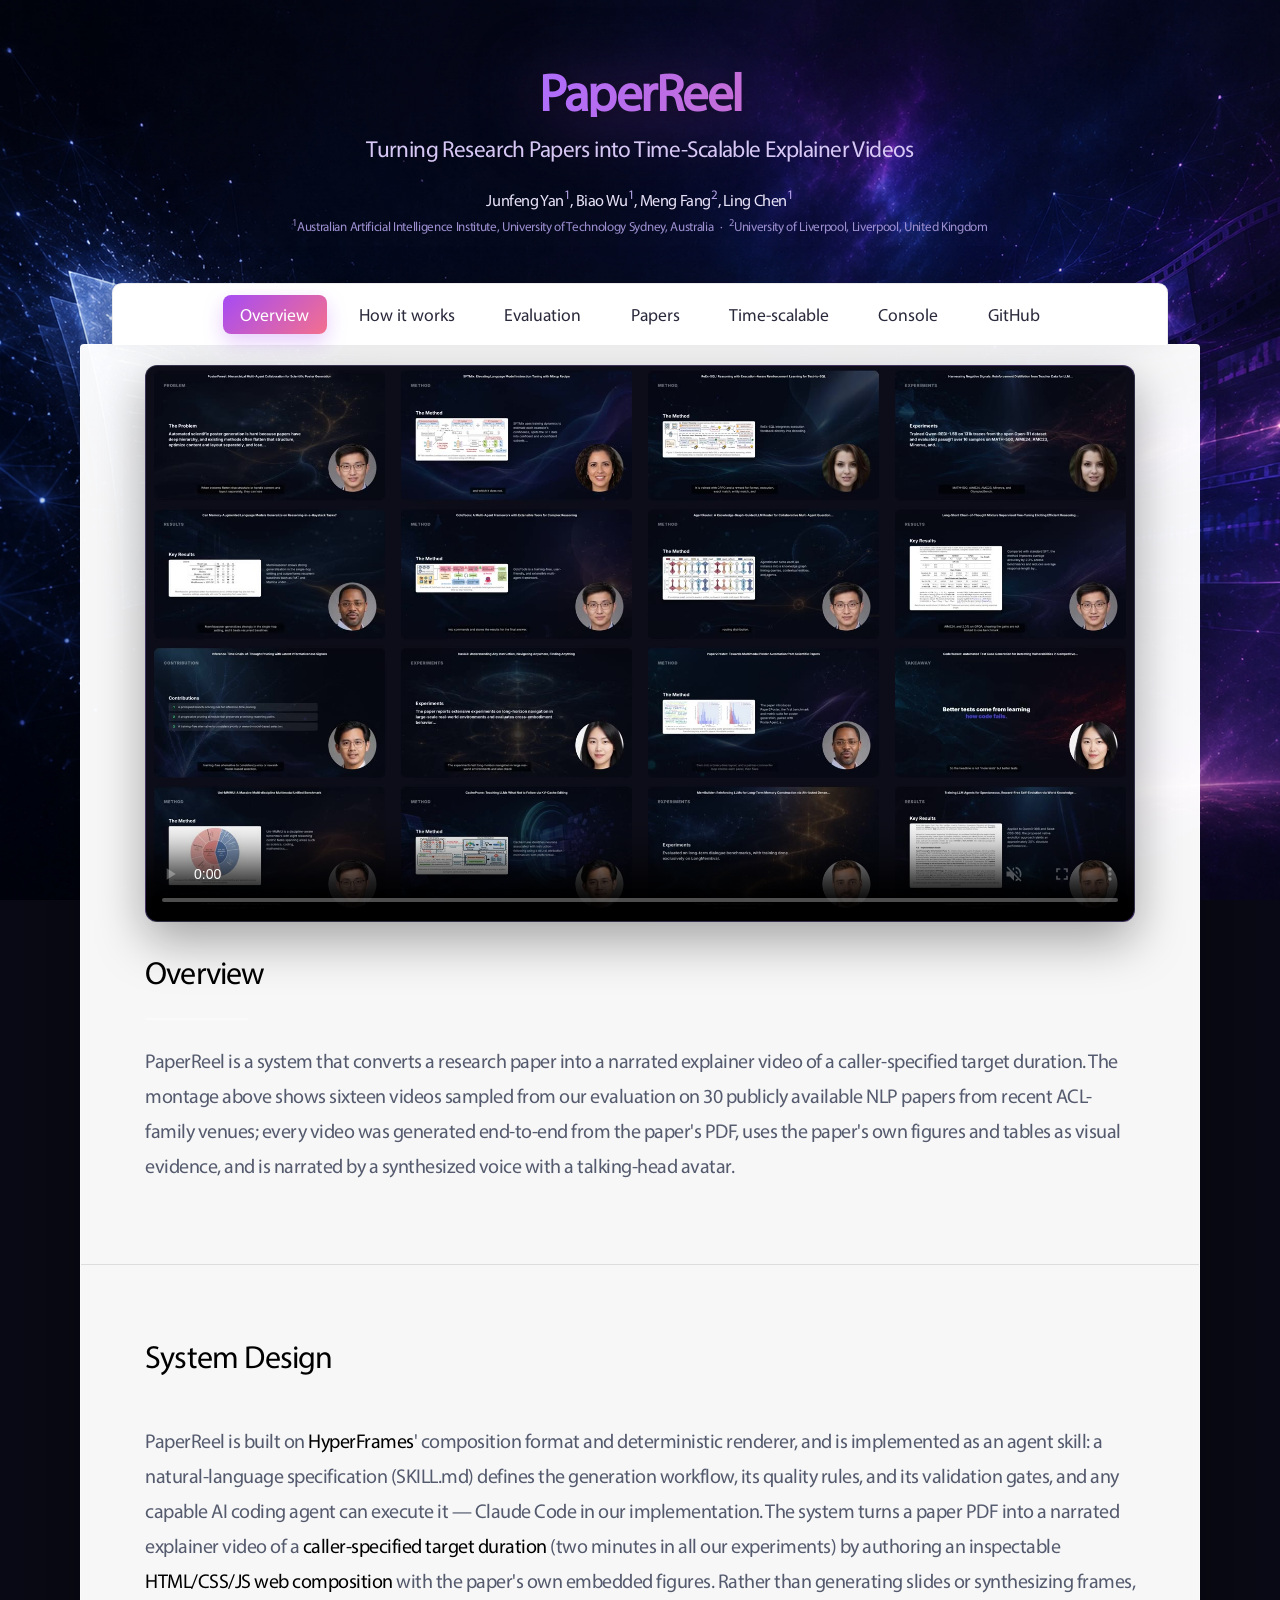
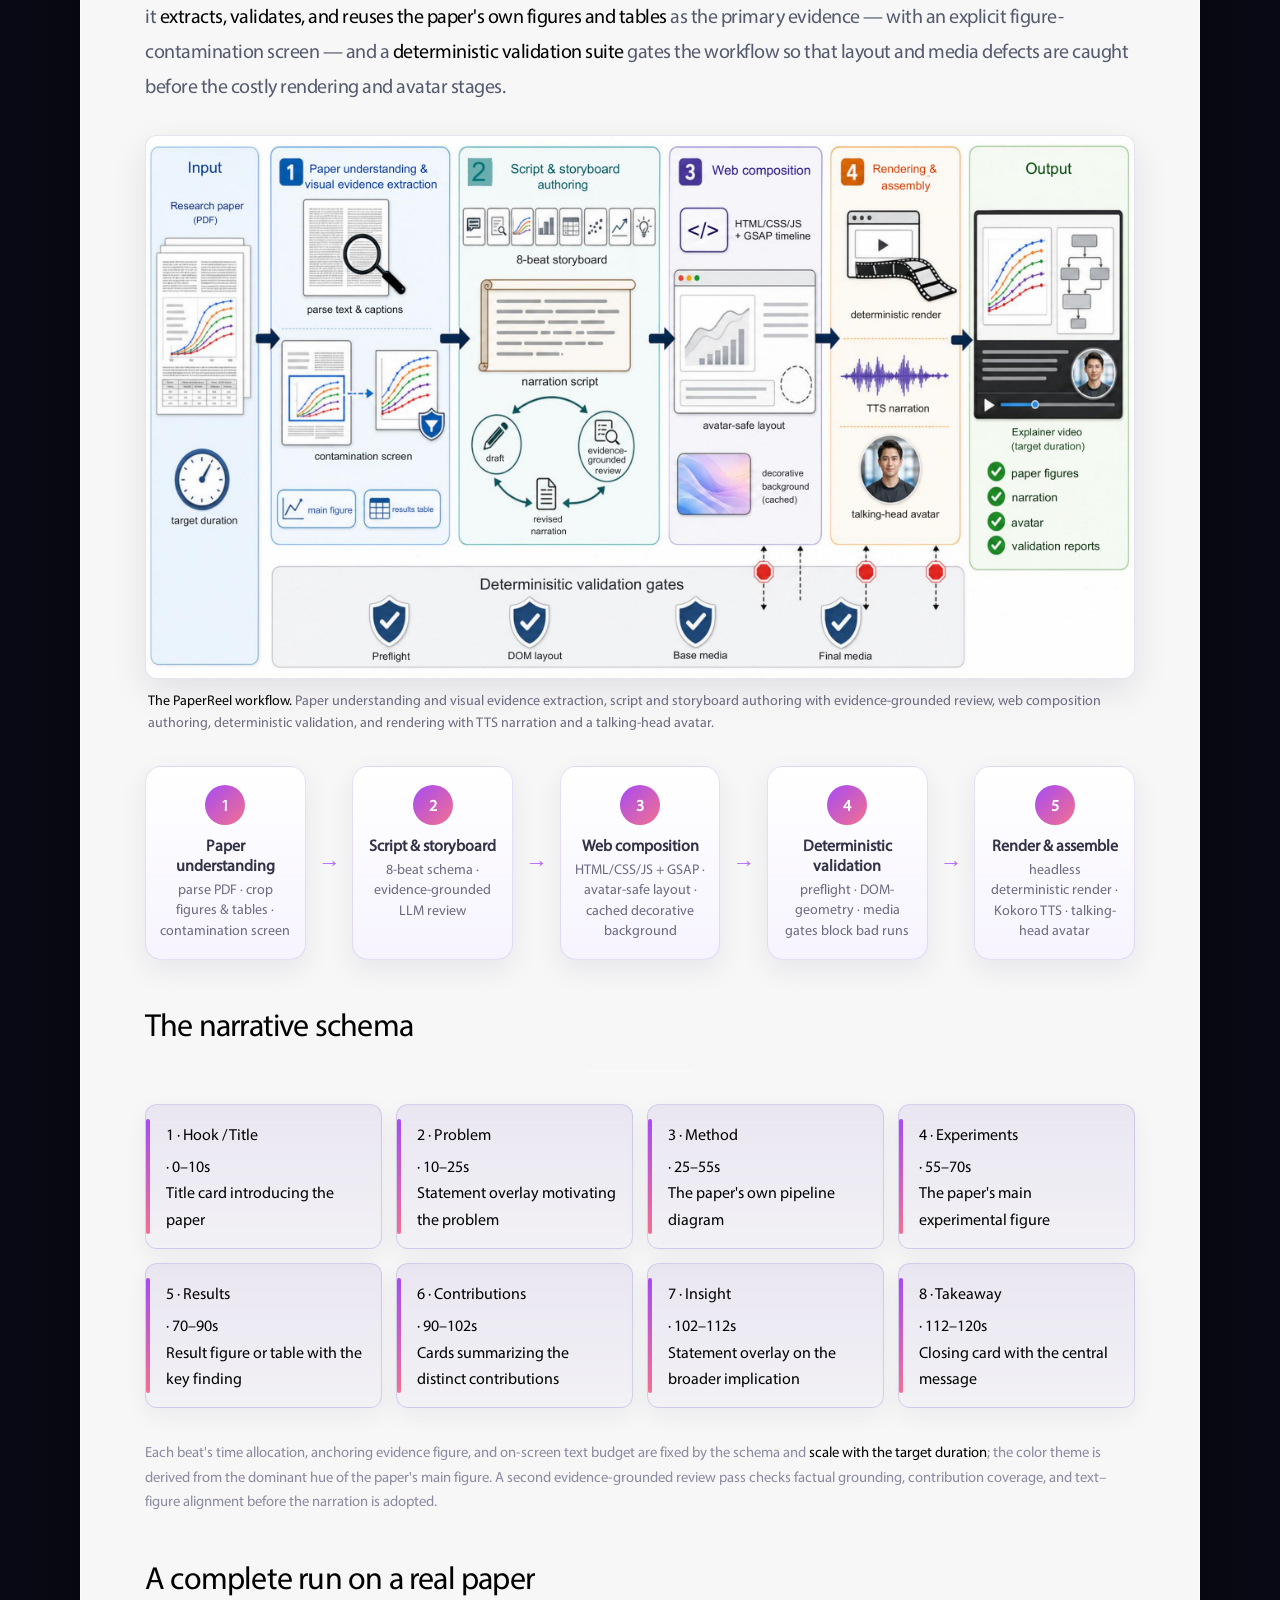
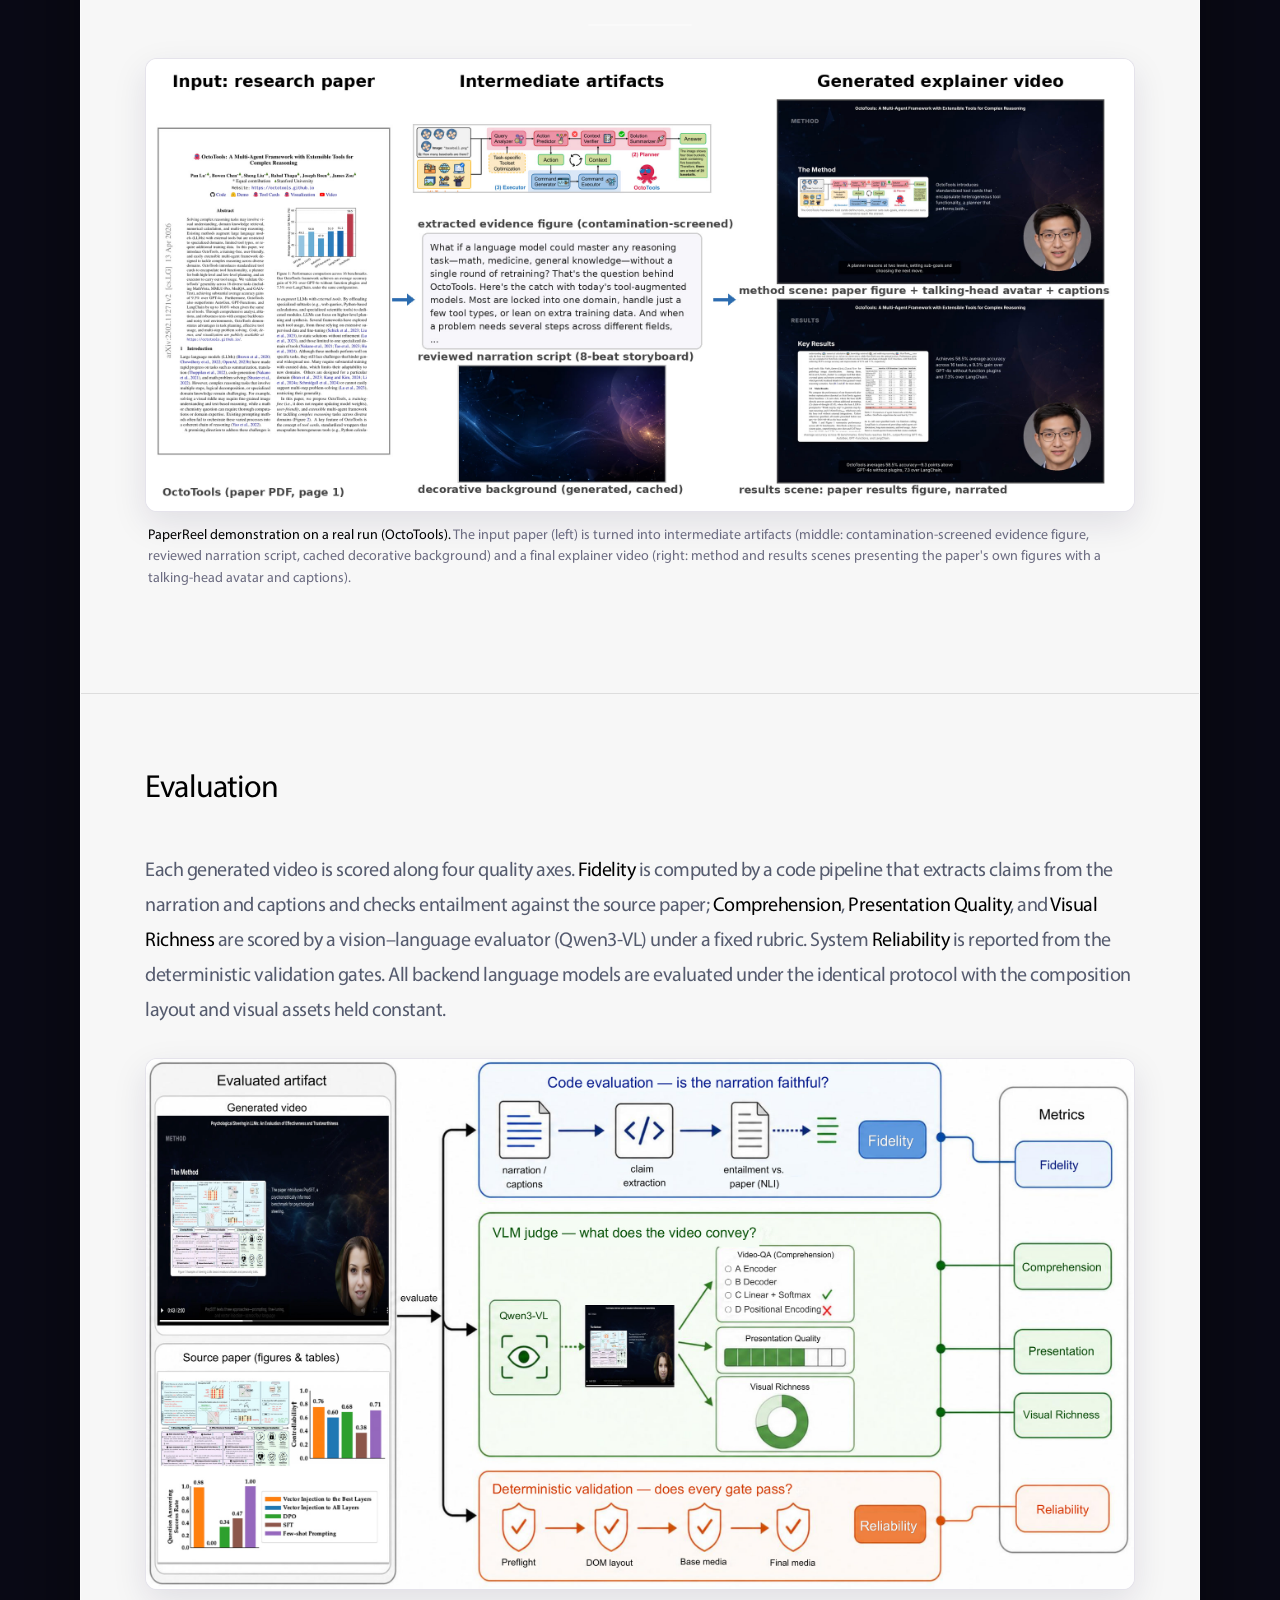
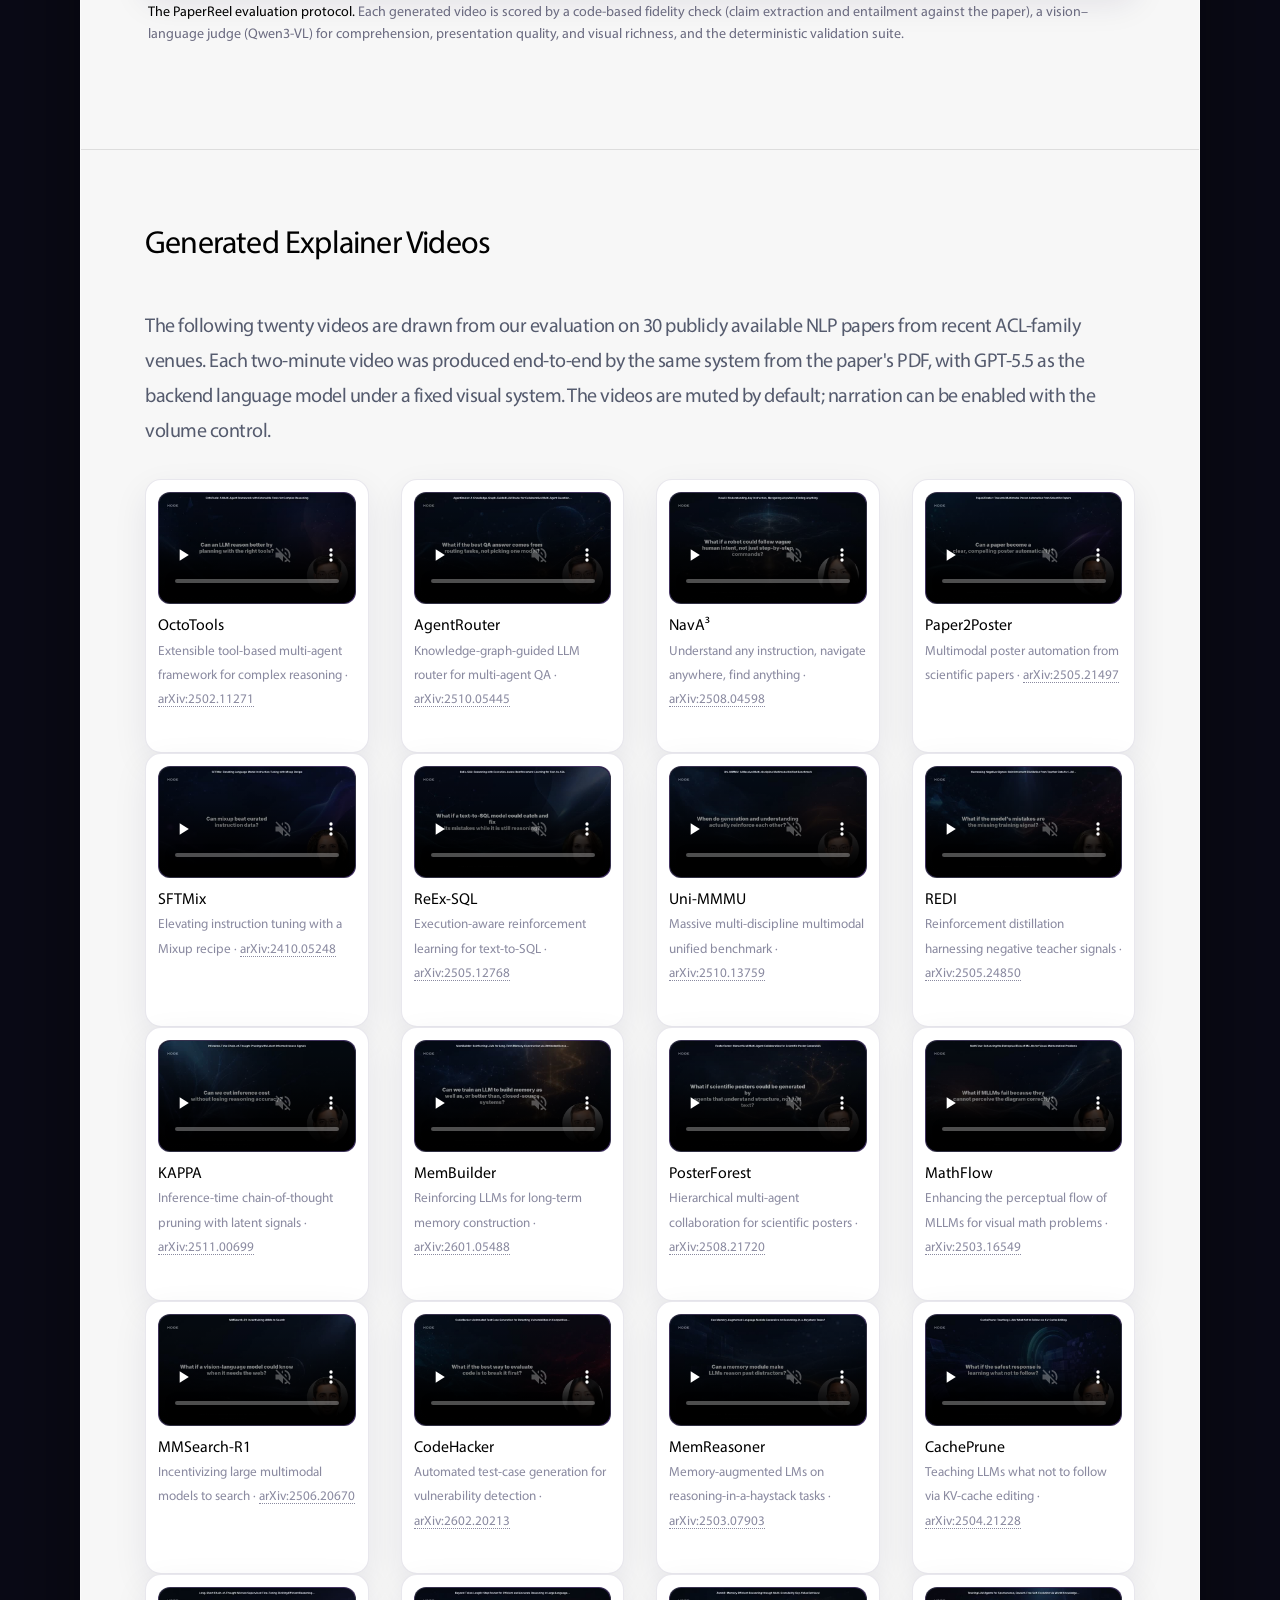
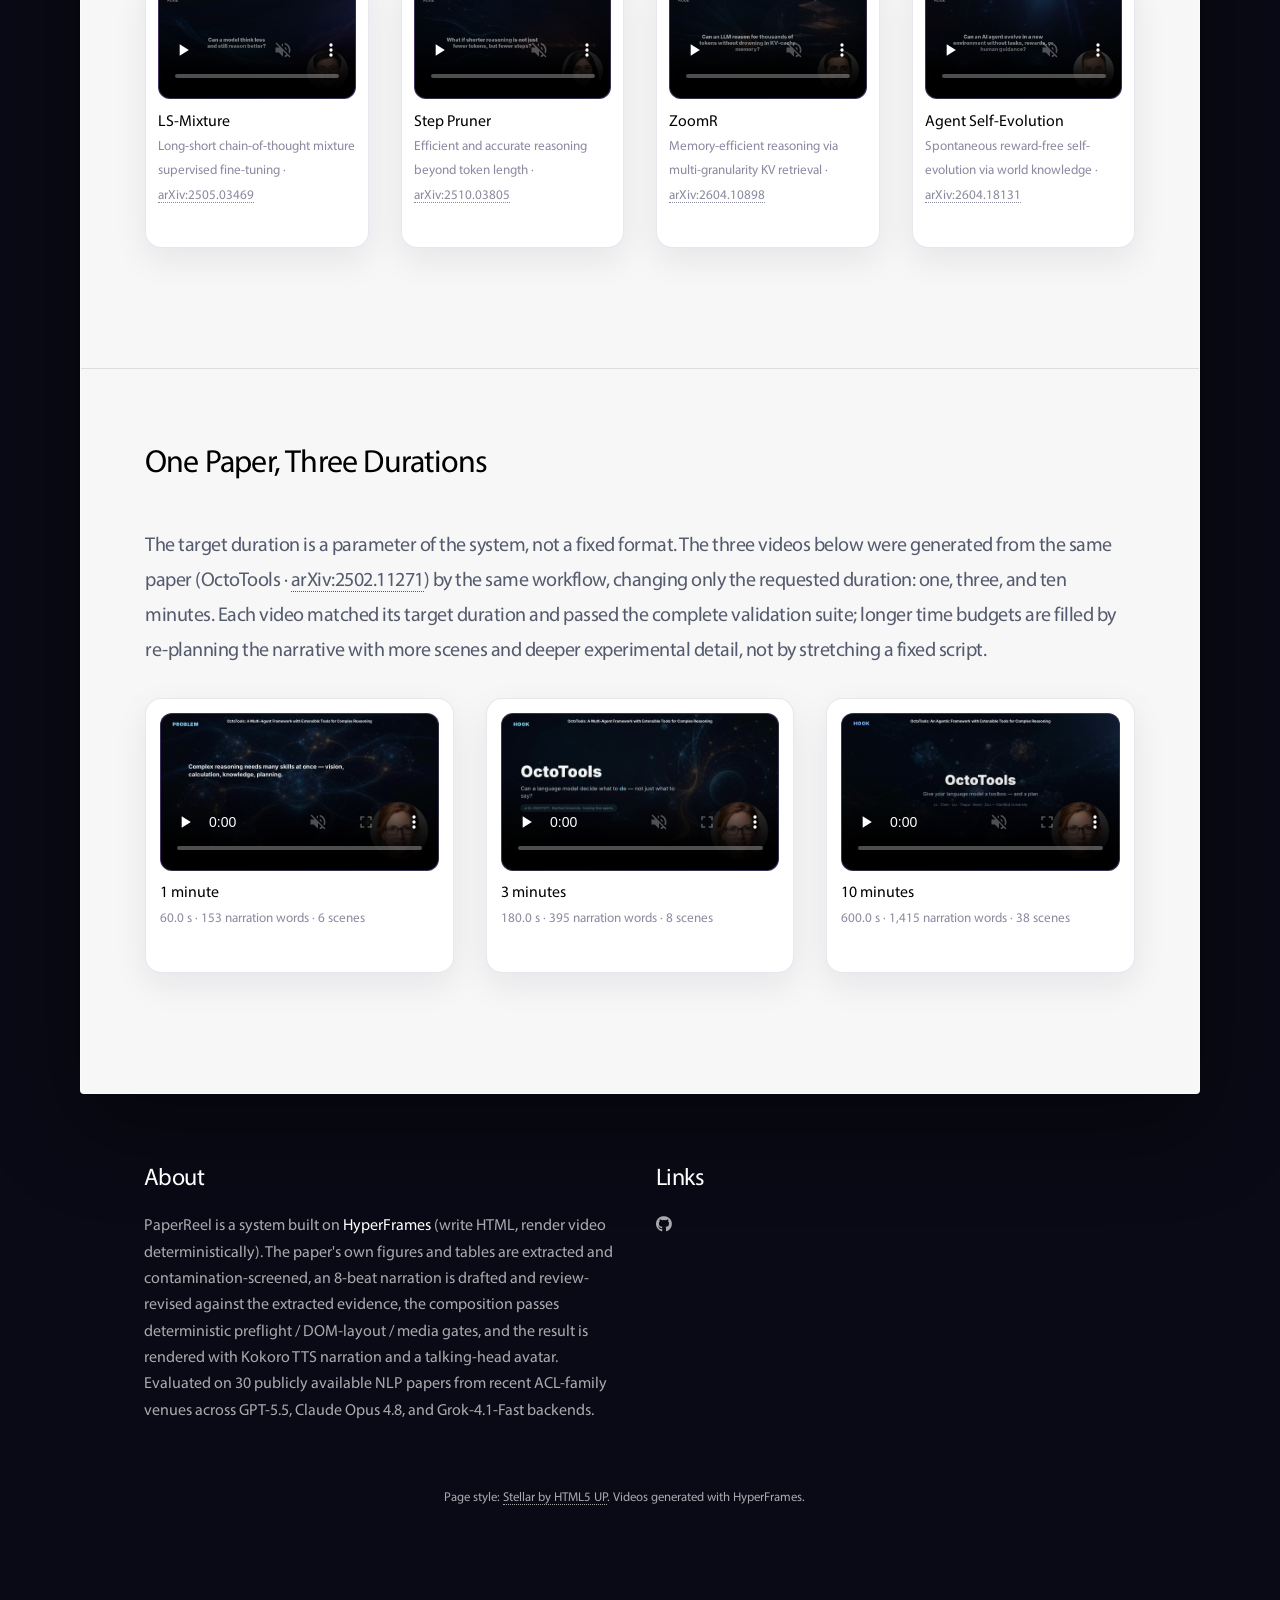
<file: index.html>
<!DOCTYPE HTML>
<!--
    Page template: Stellar by HTML5 UP (html5up.net, CCA 3.0) — reused from the MineDojo site style.
    Content: PaperReel — turning research papers into time-scalable explainer videos (HyperFrames).
-->
<html>
<head>
    <title>PaperReel: Turning Research Papers into Time-Scalable Explainer Videos</title>
    <meta charset="utf-8"/>
    <meta name="viewport" content="width=device-width, initial-scale=1"/>
    <meta name="description" content="PaperReel is a system that turns a research paper PDF into a narrated explainer video of any target duration — reusing the paper's own figures as evidence, validated by deterministic gates, rendered by HyperFrames, with a talking-head avatar narrator."/>
    <link rel="stylesheet" href="assets/css/main.css"/>
    <link rel="stylesheet" href="assets/css/video_gallery.css"/>
    <link rel="stylesheet" href="assets/css/fontawesome-all.min.css"/>
    <link rel="icon" type="image/png" sizes="32x32" href="images/favicon/favicon-32x32.png">
    <link rel="icon" type="image/png" sizes="16x16" href="images/favicon/favicon-16x16.png">
    <style>
        /* ---- Paper2Video theme overrides (dark, academic) ---- */
        /* full-page generated background (MineDojo-style) */
        html { background: #0a0a16; }
        body { background: transparent; } /* body bg would paint over the ::before layer */
        body::before { /* fixed background layer — smoother than background-attachment:fixed */
            content:""; position:fixed; inset:0; z-index:-1;
            background:#0a0a16 url('images/page_bg_4k.jpg') center / cover no-repeat;
            transform:translateZ(0); will-change:transform;
        }
        /* compact, fully transparent title area — page background shows through */
        #header.alt {
            background: transparent;
            color: #f4f6fb;
            position: relative;
            padding: 4.2em 2em 2.8em;
        }
        #header.alt:before { /* subtle scrim so the title owns the busy background */
            content:""; position:absolute; inset:0; z-index:0;
            background:radial-gradient(circle at 50% 35%, rgba(10,10,22,.28), rgba(10,10,22,.10) 55%, rgba(10,10,22,0));
        }
        #header.alt > * { position:relative; z-index:1; }
        #header h1 {
            font-size: clamp(3.6rem, 9vw, 7.2rem); line-height:.95; font-weight: 900;
            letter-spacing:-.03em; margin:0;
            background:linear-gradient(100deg, #8fd8ff 0%, #b06cf8 42%, #f4708e 100%);
            -webkit-background-clip:text; background-clip:text;
            color:transparent; -webkit-text-fill-color:transparent;
            filter:drop-shadow(0 6px 34px rgba(166,75,244,.5)) drop-shadow(0 2px 8px rgba(0,0,0,.6));
        }
        #header .tagline { font-size: 1.45em; font-weight: 300; color: #d7c7f5; margin: .6em 0 .2em; }
        #header .authors { font-size: 1.02em; color: #e8e2f8; margin: 1.1em 0 .15em; }
        #header .authors sup { color: #b7a6e8; }
        #header .affil { font-size: .82em; color: #9d8fd0; margin: 0; }
        #header .badges { margin-top: 1.2em; }
        #header .badges a { display:inline-block; margin:.25em .4em; padding:.45em 1em; border-radius:999px;
            border:1px solid rgba(255,255,255,.28); color:#f4f6fb; font-size:.8em; letter-spacing:.04em;
            text-decoration:none; }
        #header .badges a:hover { background:rgba(255,255,255,.12); }
        /* nav: seated on the content card, pins to viewport top on scroll.
           The template animates padding/font-size when JS toggles .alt on scroll,
           which causes a janky resize — freeze both states to identical metrics. */
        #nav, #nav.alt {
            position:-webkit-sticky !important; position:sticky !important; top:0 !important;
            z-index:10000;
            width:70em; max-width:calc(100% - 4em); margin:0 auto -1px;
            background:#ffffff; border:1px solid rgba(0,0,0,.07); border-bottom:0;
            box-shadow:0 -10px 30px rgba(0,0,0,.12);
            border-radius:.6em .6em 0 0;
            padding:.7em 1em !important;
            transition:none !important;
        }
        #nav ul li, #nav.alt ul li { margin:0 .35em !important; transition:none !important; }
        #nav ul li a, #nav.alt ul li a {
            font-size:1.1em !important; padding:0 1em !important; transition:none !important;
        }
        #nav ul li a { color:#2a2a3d !important; opacity:1 !important; }
        #nav ul li a:hover { background:rgba(166,75,244,.12); }
        #nav ul li a.active { background:linear-gradient(135deg,#a64bf4,#f4708e); color:#fff !important;
            box-shadow:0 8px 20px rgba(166,75,244,.28); }
        #nav + #main { padding-top:0 !important; margin-top:0; }
        #main > .main:first-child { padding-top:1.2em; }
        /* content card + section rhythm */
        #main { background:rgba(255,255,255,.97);
            box-shadow:0 32px 90px rgba(0,0,0,.45); border:1px solid rgba(255,255,255,.55); }
        #main > .main { padding-top:4.5em; padding-bottom:4.5em; }
        header.major { margin-bottom:2em; }
        header.major p { margin-top:.75em; }
        .section-lede { font-size:1.08em; line-height:1.75; font-weight:400; color:#555b6e;
            max-width:62em; margin:.25em 0 0; text-align:left; }
        .vidwrap { background:linear-gradient(135deg,#111225,#2a174d); border:1px solid rgba(255,255,255,.12);
            border-radius:12px; overflow:hidden; box-shadow:0 18px 50px rgba(0,0,0,.35); }
        .vidwrap video { display:block; width:100%; border-radius:12px; }
        /* gallery tiles */
        .features-4column { margin-top:1.5em !important; }
        .features-4column li { background:#fff; border:1px solid rgba(80,70,120,.13); border-radius:16px;
            padding:12px; box-shadow:0 12px 34px rgba(30,20,70,.08);
            transition:transform .18s ease, box-shadow .18s ease; }
        .features-4column li:hover { transform:translateY(-3px); box-shadow:0 18px 44px rgba(30,20,70,.14); }
        .features-4column .vidwrap { border-radius:12px; box-shadow:none; }
        .features-3wide { display:flex; flex-wrap:wrap; justify-content:center;
            width:calc(100% + 2em); margin:1.5em 0 3em -2em; padding:0; list-style:none; }
        .features-3wide li { width:calc(33.333% - 2em); margin-left:2em; margin-top:0;
            background:#fff; border:1px solid rgba(80,70,120,.13); border-radius:16px;
            padding:14px; box-shadow:0 12px 34px rgba(30,20,70,.08);
            transition:transform .18s ease, box-shadow .18s ease; }
        .features-3wide li:hover { transform:translateY(-3px); box-shadow:0 18px 44px rgba(30,20,70,.14); }
        .features-3wide .vidwrap { border-radius:12px; box-shadow:none; }
        @media screen and (max-width: 980px) { .features-3wide li { width:calc(100% - 2em); margin-bottom:1.5em; } }
        .pcap { font-size: 92%; text-align:left; margin-top:.5em; }
        .pcap b { display:block; font-size:108%; }
        .pcap span { color:#8a8aa0; font-size:90%; }
        /* paper figure */
        .figwrap { margin:1.5em 0 2em; }
        .figwrap img { display:block; width:100%; border-radius:12px;
            border:1px solid rgba(80,70,120,.15); box-shadow:0 12px 34px rgba(30,20,70,.10); background:#fff; }
        .figcap { font-size:.88em; color:#6b6b80; text-align:left; margin:.8em .2em 0; line-height:1.55; }
        .figcap b { color:#323247; }
        /* pipeline */
        .pipe { display:flex; flex-wrap:wrap; justify-content:center; gap:10px; align-items:stretch;
            position:relative; margin:1.5em 0 .5em; }
        .pstep { flex:1 1 150px; max-width:200px; padding:18px 14px;
            background:linear-gradient(180deg,#fff,rgba(246,243,255,.95));
            border:1px solid rgba(120,90,200,.18); border-radius:16px;
            box-shadow:0 10px 28px rgba(35,20,80,.08); }
        .pstep .n { width:40px;height:40px;line-height:40px;border-radius:50%;margin:0 auto 10px;
            font-weight:700;color:#fff;background:linear-gradient(135deg,#a64bf4,#f4708e); }
        .pstep .t { font-weight:700; font-size:1em; line-height:1.25; color:#323247; }
        .pstep .d { font-size:.88em; line-height:1.45; color:#6b6b80; margin-top:4px; }
        .parr { align-self:center; color:#b66cff; font-weight:800; font-size:1.4em; padding:0 2px; }
        /* 8-beat grid */
        .beats { list-style:none; padding:0; display:grid; grid-template-columns:repeat(4,1fr); gap:14px; margin-top:1em; }
        .beats li { position:relative; background:linear-gradient(180deg,rgba(120,90,200,.10),rgba(120,90,200,.035));
            border:1px solid rgba(120,90,200,.22); border-radius:12px; padding:16px 16px 16px 20px;
            text-align:left; box-shadow:0 8px 24px rgba(40,25,90,.06); }
        .beats li:before { content:""; position:absolute; left:0; top:14px; bottom:14px; width:4px;
            border-radius:4px; background:linear-gradient(#a64bf4,#f4708e); }
        .beats li b { display:block; margin-bottom:.35em; color:#7b4bd6; }
        @media (max-width:980px){ .beats{grid-template-columns:repeat(2,1fr);} .parr{display:none;} }
        @media (max-width:736px){ .beats{grid-template-columns:1fr;} }
        @media (max-width:736px){
            #header h1 { font-size:2.2em; }
            #header .tagline { font-size:1.1em; }
        }
    </style>
</head>
<body class="is-preload">

<div id="wrapper">

    <!-- Header: compact, transparent — page background shows through -->
    <header id="header" class="alt">
        <h1>PaperReel</h1>
        <p class="tagline">Turning Research Papers into Time-Scalable Explainer Videos</p>
        <p class="authors">Junfeng Yan<sup>1</sup>, Biao Wu<sup>1</sup>, Meng Fang<sup>2</sup>, Ling Chen<sup>1</sup></p>
        <p class="affil"><sup>1</sup>Australian Artificial Intelligence Institute, University of Technology Sydney, Australia&ensp;·&ensp;<sup>2</sup>University of Liverpool, Liverpool, United Kingdom</p>
    </header>

    <!-- Single merged nav -->
    <nav id="nav">
        <ul>
            <li><a href="#intro" class="active">Overview</a></li>
            <li><a href="#how">How it works</a></li>
            <li><a href="#eval">Evaluation</a></li>
            <li><a href="#papers">Papers</a></li>
            <li><a href="#durations">Time-scalable</a></li>
            <li><a href="console/">Console</a></li>
            <li><a href="https://github.com/MadMax3366/paper2video.github.io" target="_blank">GitHub</a></li>
        </ul>
    </nav>

    <!-- Main -->
    <div id="main">

        <!-- Hero -->
        <section id="intro" class="main">
            <div class="content">
                <div class="vidwrap" style="margin-bottom:1.6em">
                    <video controls loop autoplay muted playsinline poster="assets/hero/hero_poster.jpg">
                        <source src="assets/hero/hero_mosaic.mp4" type="video/mp4">
                    </video>
                </div>
                <header class="major" style="margin-bottom:.6em">
                    <h2 style="text-align:left;">Overview</h2>
                    <p class="section-lede">
                        PaperReel is a system that converts a research paper into a narrated explainer
                        video of a caller-specified target duration. The montage above shows sixteen videos
                        sampled from our evaluation on 30 publicly available NLP papers from recent ACL-family
                        venues; every video was generated end-to-end from the paper's PDF, uses the paper's own
                        figures and tables as visual evidence, and is narrated by a synthesized voice with a
                        talking-head avatar.</p>
                </header>
            </div>
        </section>

        <!-- How it works -->
        <section id="how" class="main special">
            <header class="major">
                <h1 style="text-align:left;">System Design</h1>
                <p class="section-lede">
                    PaperReel is built on <b>HyperFrames</b>' composition format and deterministic renderer,
                    and is implemented as an agent skill: a natural-language specification
                    (<code>SKILL.md</code>) defines the generation workflow, its quality rules, and its
                    validation gates, and any capable AI coding agent can execute it — Claude Code in our
                    implementation. The system turns a paper PDF into a narrated explainer video of a
                    <b>caller-specified target duration</b> (two minutes in all our experiments) by authoring an
                    inspectable <b>HTML/CSS/JS web composition</b> with the paper's own embedded figures. Rather
                    than generating slides or synthesizing frames, it <b>extracts, validates, and reuses the
                    paper's own figures and tables</b> as the primary evidence — with an explicit
                    figure-contamination screen — and a <b>deterministic validation suite</b> gates the workflow
                    so that layout and media defects are caught before the costly rendering and avatar
                    stages.</p>
            </header>

            <div class="figwrap">
                <img src="images/pipeline_fig.jpg" alt="The PaperReel workflow: paper understanding and visual evidence extraction, script and storyboard authoring with evidence-grounded review, web composition authoring, deterministic validation, and rendering with TTS narration and a talking-head avatar."/>
                <p class="figcap"><b>The PaperReel workflow.</b> Paper understanding and visual evidence
                    extraction, script and storyboard authoring with evidence-grounded review, web composition
                    authoring, deterministic validation, and rendering with TTS narration and a talking-head
                    avatar.</p>
            </div>

            <div class="pipe">
                <div class="pstep"><div class="n">1</div><div class="t">Paper understanding</div><div class="d">parse PDF · crop figures & tables · contamination screen</div></div>
                <div class="parr">→</div>
                <div class="pstep"><div class="n">2</div><div class="t">Script & storyboard</div><div class="d">8-beat schema · evidence-grounded LLM review</div></div>
                <div class="parr">→</div>
                <div class="pstep"><div class="n">3</div><div class="t">Web composition</div><div class="d">HTML/CSS/JS + GSAP · avatar-safe layout · cached decorative background</div></div>
                <div class="parr">→</div>
                <div class="pstep"><div class="n">4</div><div class="t">Deterministic validation</div><div class="d">preflight · DOM-geometry · media gates block bad runs</div></div>
                <div class="parr">→</div>
                <div class="pstep"><div class="n">5</div><div class="t">Render & assemble</div><div class="d">headless deterministic render · Kokoro TTS · talking-head avatar</div></div>
            </div>

            <header class="major" style="margin-top:2.5em">
                <h2 style="text-align:left;">The narrative schema</h2>
            </header>
            <ul class="beats">
                <li><b>1 · Hook / Title</b> · 0–10s<br>Title card introducing the paper</li>
                <li><b>2 · Problem</b> · 10–25s<br>Statement overlay motivating the problem</li>
                <li><b>3 · Method</b> · 25–55s<br>The paper's own pipeline diagram</li>
                <li><b>4 · Experiments</b> · 55–70s<br>The paper's main experimental figure</li>
                <li><b>5 · Results</b> · 70–90s<br>Result figure or table with the key finding</li>
                <li><b>6 · Contributions</b> · 90–102s<br>Cards summarizing the distinct contributions</li>
                <li><b>7 · Insight</b> · 102–112s<br>Statement overlay on the broader implication</li>
                <li><b>8 · Takeaway</b> · 112–120s<br>Closing card with the central message</li>
            </ul>
            <p style="font-size:92%; color:#8a8aa0; text-align:left; margin-top:1em">
                Each beat's time allocation, anchoring evidence figure, and on-screen text budget are fixed by
                the schema and <b>scale with the target duration</b>; the color theme is derived from the dominant
                hue of the paper's main figure. A second evidence-grounded review pass checks factual grounding,
                contribution coverage, and text–figure alignment before the narration is adopted.</p>

            <header class="major" style="margin-top:2.5em">
                <h2 style="text-align:left;">A complete run on a real paper</h2>
            </header>
            <div class="figwrap">
                <img src="images/demo_fig.jpg" alt="PaperReel demonstration on a real run (OctoTools): the input paper is turned into intermediate artifacts (contamination-screened evidence figure, reviewed narration script, cached decorative background) and a final explainer video whose method and results scenes present the paper's own figures with a talking-head avatar and captions."/>
                <p class="figcap"><b>PaperReel demonstration on a real run (OctoTools).</b> The input paper
                    (left) is turned into intermediate artifacts (middle: contamination-screened evidence
                    figure, reviewed narration script, cached decorative background) and a final explainer
                    video (right: method and results scenes presenting the paper's own figures with a
                    talking-head avatar and captions).</p>
            </div>
        </section>

        <!-- Evaluation -->
        <section id="eval" class="main special">
            <header class="major">
                <h1 style="text-align:left;">Evaluation</h1>
                <p class="section-lede">
                    Each generated video is scored along four quality axes. <b>Fidelity</b> is computed by a
                    code pipeline that extracts claims from the narration and captions and checks entailment
                    against the source paper; <b>Comprehension</b>, <b>Presentation Quality</b>, and
                    <b>Visual Richness</b> are scored by a vision&ndash;language evaluator (Qwen3-VL) under a
                    fixed rubric. System <b>Reliability</b> is reported from the deterministic validation
                    gates. All backend language models are evaluated under the identical protocol with the
                    composition layout and visual assets held constant.</p>
            </header>
            <div class="figwrap">
                <img src="images/eval_fig.jpg" alt="The PaperReel evaluation protocol: each generated video is scored by a code-based fidelity check (claim extraction and entailment against the paper), a vision-language judge (Qwen3-VL) for comprehension, presentation quality, and visual richness, and the deterministic validation suite."/>
                <p class="figcap"><b>The PaperReel evaluation protocol.</b> Each generated video is scored by
                    a code-based fidelity check (claim extraction and entailment against the paper), a
                    vision&ndash;language judge (Qwen3-VL) for comprehension, presentation quality, and visual
                    richness, and the deterministic validation suite.</p>
            </div>
        </section>

        <!-- Paper gallery -->
        <section id="papers" class="main special">
            <header class="major">
                <h1 style="text-align:left;">Generated Explainer Videos</h1>
                <p class="section-lede">
                    The following twenty videos are drawn from our evaluation on 30 publicly available NLP
                    papers from recent ACL-family venues. Each two-minute video was produced end-to-end by the
                    same system from the paper's PDF, with
                    GPT-5.5 as the backend language model under a fixed visual system. The videos are muted by
                    default; narration can be enabled with the volume control.</p>
            </header>
            <ul class="features-4column" style="margin-top:-1em">
                <li>
                    <div class="vidwrap"><video controls loop muted playsinline preload="none" poster="videos/n01.jpg"><source src="videos/n01.mp4" type="video/mp4"></video></div>
                    <p class="pcap"><b>OctoTools</b><span>Extensible tool-based multi-agent framework for complex reasoning · <a href="https://arxiv.org/abs/2502.11271" target="_blank">arXiv:2502.11271</a></span></p>
                </li>
                <li>
                    <div class="vidwrap"><video controls loop muted playsinline preload="none" poster="videos/n06.jpg"><source src="videos/n06.mp4" type="video/mp4"></video></div>
                    <p class="pcap"><b>AgentRouter</b><span>Knowledge-graph-guided LLM router for multi-agent QA · <a href="https://arxiv.org/abs/2510.05445" target="_blank">arXiv:2510.05445</a></span></p>
                </li>
                <li>
                    <div class="vidwrap"><video controls loop muted playsinline preload="none" poster="videos/n24.jpg"><source src="videos/n24.mp4" type="video/mp4"></video></div>
                    <p class="pcap"><b>NavA³</b><span>Understand any instruction, navigate anywhere, find anything · <a href="https://arxiv.org/abs/2508.04598" target="_blank">arXiv:2508.04598</a></span></p>
                </li>
                <li>
                    <div class="vidwrap"><video controls loop muted playsinline preload="none" poster="videos/n23.jpg"><source src="videos/n23.mp4" type="video/mp4"></video></div>
                    <p class="pcap"><b>Paper2Poster</b><span>Multimodal poster automation from scientific papers · <a href="https://arxiv.org/abs/2505.21497" target="_blank">arXiv:2505.21497</a></span></p>
                </li>
                <li>
                    <div class="vidwrap"><video controls loop muted playsinline preload="none" poster="videos/n09.jpg"><source src="videos/n09.mp4" type="video/mp4"></video></div>
                    <p class="pcap"><b>SFTMix</b><span>Elevating instruction tuning with a Mixup recipe · <a href="https://arxiv.org/abs/2410.05248" target="_blank">arXiv:2410.05248</a></span></p>
                </li>
                <li>
                    <div class="vidwrap"><video controls loop muted playsinline preload="none" poster="videos/n12.jpg"><source src="videos/n12.mp4" type="video/mp4"></video></div>
                    <p class="pcap"><b>ReEx-SQL</b><span>Execution-aware reinforcement learning for text-to-SQL · <a href="https://arxiv.org/abs/2505.12768" target="_blank">arXiv:2505.12768</a></span></p>
                </li>
                <li>
                    <div class="vidwrap"><video controls loop muted playsinline preload="none" poster="videos/n04.jpg"><source src="videos/n04.mp4" type="video/mp4"></video></div>
                    <p class="pcap"><b>Uni-MMMU</b><span>Massive multi-discipline multimodal unified benchmark · <a href="https://arxiv.org/abs/2510.13759" target="_blank">arXiv:2510.13759</a></span></p>
                </li>
                <li>
                    <div class="vidwrap"><video controls loop muted playsinline preload="none" poster="videos/n16.jpg"><source src="videos/n16.mp4" type="video/mp4"></video></div>
                    <p class="pcap"><b>REDI</b><span>Reinforcement distillation harnessing negative teacher signals · <a href="https://arxiv.org/abs/2505.24850" target="_blank">arXiv:2505.24850</a></span></p>
                </li>
                <li>
                    <div class="vidwrap"><video controls loop muted playsinline preload="none" poster="videos/n27.jpg"><source src="videos/n27.mp4" type="video/mp4"></video></div>
                    <p class="pcap"><b>KAPPA</b><span>Inference-time chain-of-thought pruning with latent signals · <a href="https://arxiv.org/abs/2511.00699" target="_blank">arXiv:2511.00699</a></span></p>
                </li>
                <li>
                    <div class="vidwrap"><video controls loop muted playsinline preload="none" poster="videos/n29.jpg"><source src="videos/n29.mp4" type="video/mp4"></video></div>
                    <p class="pcap"><b>MemBuilder</b><span>Reinforcing LLMs for long-term memory construction · <a href="https://arxiv.org/abs/2601.05488" target="_blank">arXiv:2601.05488</a></span></p>
                </li>
                <li>
                    <div class="vidwrap"><video controls loop muted playsinline preload="none" poster="videos/n02.jpg"><source src="videos/n02.mp4" type="video/mp4"></video></div>
                    <p class="pcap"><b>PosterForest</b><span>Hierarchical multi-agent collaboration for scientific posters · <a href="https://arxiv.org/abs/2508.21720" target="_blank">arXiv:2508.21720</a></span></p>
                </li>
                <li>
                    <div class="vidwrap"><video controls loop muted playsinline preload="none" poster="videos/n05.jpg"><source src="videos/n05.mp4" type="video/mp4"></video></div>
                    <p class="pcap"><b>MathFlow</b><span>Enhancing the perceptual flow of MLLMs for visual math problems · <a href="https://arxiv.org/abs/2503.16549" target="_blank">arXiv:2503.16549</a></span></p>
                </li>
                <li>
                    <div class="vidwrap"><video controls loop muted playsinline preload="none" poster="videos/n08.jpg"><source src="videos/n08.mp4" type="video/mp4"></video></div>
                    <p class="pcap"><b>MMSearch-R1</b><span>Incentivizing large multimodal models to search · <a href="https://arxiv.org/abs/2506.20670" target="_blank">arXiv:2506.20670</a></span></p>
                </li>
                <li>
                    <div class="vidwrap"><video controls loop muted playsinline preload="none" poster="videos/n10.jpg"><source src="videos/n10.mp4" type="video/mp4"></video></div>
                    <p class="pcap"><b>CodeHacker</b><span>Automated test-case generation for vulnerability detection · <a href="https://arxiv.org/abs/2602.20213" target="_blank">arXiv:2602.20213</a></span></p>
                </li>
                <li>
                    <div class="vidwrap"><video controls loop muted playsinline preload="none" poster="videos/n13.jpg"><source src="videos/n13.mp4" type="video/mp4"></video></div>
                    <p class="pcap"><b>MemReasoner</b><span>Memory-augmented LMs on reasoning-in-a-haystack tasks · <a href="https://arxiv.org/abs/2503.07903" target="_blank">arXiv:2503.07903</a></span></p>
                </li>
                <li>
                    <div class="vidwrap"><video controls loop muted playsinline preload="none" poster="videos/n15.jpg"><source src="videos/n15.mp4" type="video/mp4"></video></div>
                    <p class="pcap"><b>CachePrune</b><span>Teaching LLMs what not to follow via KV-cache editing · <a href="https://arxiv.org/abs/2504.21228" target="_blank">arXiv:2504.21228</a></span></p>
                </li>
                <li>
                    <div class="vidwrap"><video controls loop muted playsinline preload="none" poster="videos/n21.jpg"><source src="videos/n21.mp4" type="video/mp4"></video></div>
                    <p class="pcap"><b>LS-Mixture</b><span>Long-short chain-of-thought mixture supervised fine-tuning · <a href="https://arxiv.org/abs/2505.03469" target="_blank">arXiv:2505.03469</a></span></p>
                </li>
                <li>
                    <div class="vidwrap"><video controls loop muted playsinline preload="none" poster="videos/n22.jpg"><source src="videos/n22.mp4" type="video/mp4"></video></div>
                    <p class="pcap"><b>Step Pruner</b><span>Efficient and accurate reasoning beyond token length · <a href="https://arxiv.org/abs/2510.03805" target="_blank">arXiv:2510.03805</a></span></p>
                </li>
                <li>
                    <div class="vidwrap"><video controls loop muted playsinline preload="none" poster="videos/n26.jpg"><source src="videos/n26.mp4" type="video/mp4"></video></div>
                    <p class="pcap"><b>ZoomR</b><span>Memory-efficient reasoning via multi-granularity KV retrieval · <a href="https://arxiv.org/abs/2604.10898" target="_blank">arXiv:2604.10898</a></span></p>
                </li>
                <li>
                    <div class="vidwrap"><video controls loop muted playsinline preload="none" poster="videos/n30.jpg"><source src="videos/n30.mp4" type="video/mp4"></video></div>
                    <p class="pcap"><b>Agent Self-Evolution</b><span>Spontaneous reward-free self-evolution via world knowledge · <a href="https://arxiv.org/abs/2604.18131" target="_blank">arXiv:2604.18131</a></span></p>
                </li>
            </ul>
        </section>

        <!-- Duration scalability -->
        <section id="durations" class="main special">
            <header class="major">
                <h1 style="text-align:left;">One Paper, Three Durations</h1>
                <p class="section-lede">
                    The target duration is a parameter of the system, not a fixed format. The three videos
                    below were generated from the same paper (OctoTools&nbsp;&middot;
                    <a href="https://arxiv.org/abs/2502.11271" target="_blank">arXiv:2502.11271</a>) by the
                    same workflow, changing only the requested duration: one, three, and ten minutes. Each
                    video matched its target duration and passed the complete validation suite; longer time
                    budgets are filled by re-planning the narrative with more scenes and deeper experimental
                    detail, not by stretching a fixed script.</p>
            </header>
            <ul class="features-3wide">
                <li>
                    <div class="vidwrap"><video controls loop muted playsinline preload="none" poster="videos/dur1.jpg"><source src="videos/dur1.mp4" type="video/mp4"></video></div>
                    <p class="pcap"><b>1 minute</b><span>60.0&nbsp;s &middot; 153 narration words &middot; 6 scenes</span></p>
                </li>
                <li>
                    <div class="vidwrap"><video controls loop muted playsinline preload="none" poster="videos/dur3.jpg"><source src="videos/dur3.mp4" type="video/mp4"></video></div>
                    <p class="pcap"><b>3 minutes</b><span>180.0&nbsp;s &middot; 395 narration words &middot; 8 scenes</span></p>
                </li>
                <li>
                    <div class="vidwrap"><video controls loop muted playsinline preload="none" poster="videos/dur10.jpg"><source src="videos/dur10.mp4" type="video/mp4"></video></div>
                    <p class="pcap"><b>10 minutes</b><span>600.0&nbsp;s &middot; 1,415 narration words &middot; 38 scenes</span></p>
                </li>
            </ul>
        </section>

    </div>

    <!-- Footer -->
    <footer id="footer">
        <section>
            <h2>About</h2>
            <p style="text-align:left">PaperReel is a system built on
                <b>HyperFrames</b> (write HTML, render video deterministically). The paper's own figures and
                tables are extracted and contamination-screened, an 8-beat narration is drafted and
                review-revised against the extracted evidence, the composition passes deterministic preflight /
                DOM-layout / media gates, and the result is rendered with Kokoro TTS narration and a
                talking-head avatar. Evaluated on 30 publicly available NLP papers from recent ACL-family venues across GPT-5.5, Claude Opus 4.8, and
                Grok-4.1-Fast backends.</p>
        </section>
        <section>
            <h2>Links</h2>
            <ul class="icons">
                <li><a href="https://github.com/MadMax3366/paper2video.github.io" target="_blank" class="icon brands fa-github"><span class="label">GitHub</span></a></li>
            </ul>
        </section>
        <p class="copyright">Page style: <a href="https://html5up.net">Stellar by HTML5 UP</a>. Videos generated with HyperFrames.</p>
    </footer>

</div>

<!-- Scripts -->
<script src="assets/js/jquery.min.js"></script>
<script src="assets/js/jquery.scrollex.min.js"></script>
<script src="assets/js/jquery.scrolly.min.js"></script>
<script src="assets/js/browser.min.js"></script>
<script src="assets/js/breakpoints.min.js"></script>
<script src="assets/js/util.js"></script>
<script src="assets/js/main.js"></script>

</body>
</html>
</file>
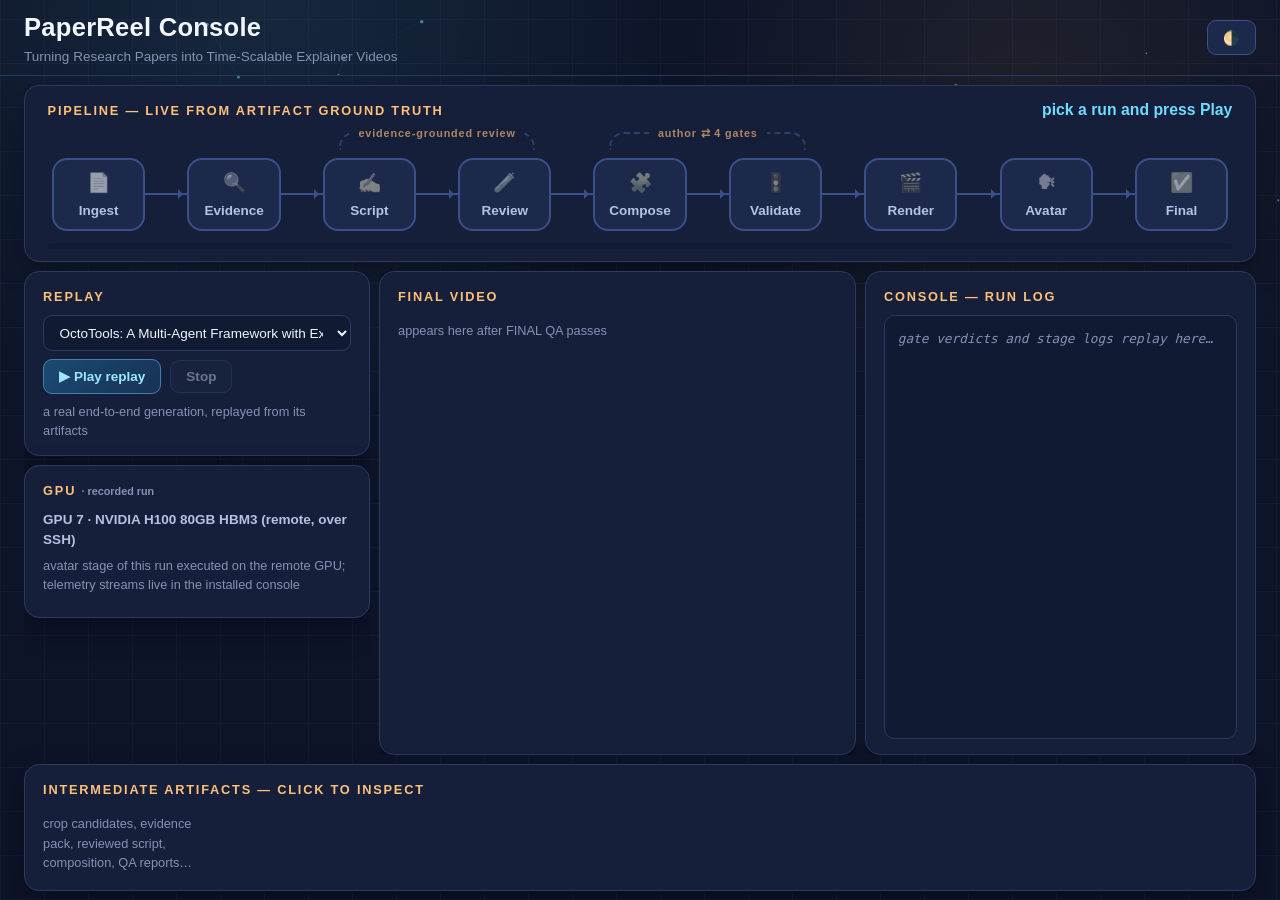
<file: console/index.html>
<!DOCTYPE html>
<html lang="en">
<head>
<meta charset="UTF-8">
<meta name="viewport" content="width=device-width, initial-scale=1">
<title>PaperReel Console — Replay</title>
<style>
/* type + layout scale with the viewport: 1rem ≈ 15px on a laptop, ~24px on a 4K monitor */
html{font-size:clamp(15px, 0.55vw + 8px, 26px)}
:root{
  --bg:#0D1428; --surface:#151F3A; --raised:#1C294A; --inset:#101A33;
  --line:#2A3A63; --line2:#39508A; --ink:#F2F6FF; --sub:#B6C2E2; --dim:#8592B4;
  --cyan:#6FDBFF; --amber:#FFC07A; --green:#6FE8AC; --red:#FF7A88; --glow:rgba(111,219,255,.2);
  --grid:rgba(140,170,255,.045); --glow1:rgba(102,217,255,.10); --glow2:rgba(243,179,91,.08);
  --shadow:0 10px 30px rgba(0,0,0,.32);
  --mono:ui-monospace,SFMono-Regular,Menlo,Consolas,monospace;
}
:root[data-theme="light"]{
  --bg:#EDF1F9; --surface:#FFFFFF; --raised:#F2F5FC; --inset:#E7EDF8;
  --line:#CBD6EC; --line2:#A9BCE3; --ink:#16203E; --sub:#3E4C70; --dim:#68749A;
  --cyan:#0A6EBD; --amber:#A56110; --green:#0E7D4C; --red:#BE3048; --glow:rgba(10,110,189,.14);
  --grid:rgba(40,80,170,.05); --glow1:rgba(10,110,189,.07); --glow2:rgba(165,97,16,.06);
  --shadow:0 8px 24px rgba(60,80,130,.16);
}
*{box-sizing:border-box;margin:0;padding:0}
html,body{height:100%}
body{
  background:
    radial-gradient(circle at 20% 0%, var(--glow1), transparent 32%),
    radial-gradient(circle at 80% 10%, var(--glow2), transparent 28%),
    repeating-linear-gradient(0deg, var(--grid) 0 1px, transparent 1px 44px),
    repeating-linear-gradient(90deg, var(--grid) 0 1px, transparent 1px 44px),
    var(--bg);
  color:var(--ink);font:1rem/1.5 -apple-system,'Segoe UI',Helvetica,Arial,sans-serif;
  display:flex;flex-direction:column;height:100vh;overflow:hidden}
/* everything fits the viewport: hero (auto) + main grid (flexes) + artifacts strip (auto);
   long content scrolls INSIDE its card, never stretches the page */
.shell{width:100%;margin:0 auto;padding:.6rem 1.6rem .6rem;flex:1;min-height:0;
  display:grid;grid-template-rows:auto minmax(0,1fr) auto;grid-template-columns:minmax(0,1fr);gap:.6rem}
button{cursor:pointer;border:1px solid var(--line2);background:var(--raised);color:var(--ink);
  border-radius:.6rem;padding:.55rem 1rem;font-size:.9rem;font-weight:600}
button:hover{border-color:var(--cyan)}
button.primary{background:linear-gradient(135deg,#1c4a72,#173254);border-color:#3d7fb8;color:#9fe6ff;font-weight:700}
:root[data-theme="light"] button.primary{background:linear-gradient(135deg,#0A6EBD,#0a5a9a);border-color:#0A6EBD;color:#fff}
button:disabled{opacity:.4;cursor:default}
input,select{background:var(--inset);border:1px solid var(--line);color:var(--ink);
  border-radius:.6rem;padding:.55rem .75rem;font-size:.9rem;width:100%}
.chip{display:inline-flex;align-items:center;gap:.5rem;border:1px solid var(--line2);
  border-radius:999px;padding:.35rem .95rem;font-size:.85rem;font-weight:700;color:var(--sub)}
.dot{width:.6rem;height:.6rem;border-radius:50%;background:var(--dim)}
.dot.ok{background:var(--green);box-shadow:0 0 10px var(--green)}
.dot.bad{background:var(--red);box-shadow:0 0 10px var(--red)}

header{display:flex;align-items:center;gap:1rem;padding:.55rem 1.6rem;border-bottom:1px solid var(--line)}
header .logo{color:var(--ink);font-weight:800;font-size:1.7rem;letter-spacing:.01em}
header .sub{color:var(--dim);font-size:.9rem}
header .grow{flex:1}

.card{background:var(--surface);border:1px solid var(--line);border-radius:1rem;padding:1rem 1.2rem;
  box-shadow:var(--shadow)}
.card h3{font-size:.85rem;letter-spacing:.14em;color:var(--amber);margin-bottom:.6rem;text-transform:uppercase;font-weight:800}

.grid{display:grid;grid-template-columns:minmax(19rem,23rem) minmax(0,1fr) minmax(20rem,26rem);gap:.6rem;min-height:0;align-items:stretch}
.col{display:flex;flex-direction:column;gap:.6rem;min-width:0;min-height:0;overflow-y:auto;overflow-x:hidden}

/* ---- pipeline hero ---- */
#flow{padding:.8rem 1.5rem}
#flow .head{display:flex;align-items:baseline;gap:1rem;margin-bottom:.4rem}
#flow .head h3{margin:0}
#flow .grow{flex:1}
#stageSum{font-size:1.05rem;font-weight:800;color:var(--cyan)}
/* 'safe center': when the rail is wider than the card (small window / high zoom) it
   left-aligns and scrolls instead of cropping the first stages off-screen */
.rail{display:flex;align-items:center;justify-content:safe center;gap:0;overflow-x:auto;padding:2rem .3rem .2rem}
.node{min-width:6.2rem;text-align:center;padding:.6rem .55rem .5rem;border:2px solid var(--line2);border-radius:1rem;
  background:var(--raised);color:var(--sub);font-size:.9rem;font-weight:700;position:relative;transition:all .3s}
.node .ic{font-size:1.25rem;display:block;margin-bottom:.25rem;filter:grayscale(.85);opacity:.55}
.node.active{border-color:var(--cyan);color:var(--cyan);background:var(--inset);
  box-shadow:0 0 0 1px var(--cyan),0 0 24px var(--glow);animation:pulse 1.2s infinite}
.node.active .ic{filter:none;opacity:1}
.node.pass{border-color:var(--green);color:var(--ink)}
.node.pass .ic{filter:none;opacity:1}
.node.fail{border-color:var(--red);color:var(--red);animation:shake .5s}
.node.wait{border-color:var(--amber);border-style:dashed;color:var(--amber)}
@keyframes pulse{0%,100%{box-shadow:0 0 0 1px var(--cyan),0 0 8px var(--glow)}50%{box-shadow:0 0 0 1px var(--cyan),0 0 28px var(--glow)}}
@keyframes shake{25%{transform:translateX(-3px)}75%{transform:translateX(3px)}}
.edge{width:2.8rem;height:2px;background:linear-gradient(90deg,var(--line2),var(--line2));position:relative;flex:none}
.edge::after{content:"";position:absolute;right:-1px;top:-4px;border:5px solid transparent;border-left-color:var(--line2)}
.edge.lit{background:linear-gradient(90deg,var(--cyan),var(--green))} .edge.lit::after{border-left-color:var(--green)}
.loopwrap{position:relative;display:flex;align-items:center}
.loop{position:absolute;top:-1.7rem;left:7%;right:7%;height:1.15rem;border:2px dashed var(--line2);
  border-bottom:none;border-radius:1rem 1rem 0 0;opacity:.65}
.loop.lit{border-color:var(--amber);opacity:1;animation:pulse 1.2s infinite}
.loop span{position:absolute;top:-.62rem;left:50%;transform:translateX(-50%);font-size:.72rem;white-space:nowrap;
  background:var(--surface);padding:0 .6rem;color:var(--amber);letter-spacing:.08em;font-weight:800}
#flowbar{height:.42rem;border-radius:.3rem;background:var(--inset);margin-top:.6rem;overflow:hidden}
#flowbar i{display:block;height:100%;width:0;border-radius:.3rem;transition:width .6s;
  background:linear-gradient(90deg,var(--cyan),var(--green))}

/* ---- console log: fills its column, scrolls internally, never stretches the page ---- */
#logcard{flex:1;display:flex;flex-direction:column;min-height:0}
#log{flex:1;min-height:0;overflow-y:auto;font:.85rem/1.55 var(--mono);background:var(--inset);border-radius:.7rem;
  padding:.85rem;border:1px solid var(--line);white-space:pre-wrap;word-break:break-word}
#log .info{color:var(--dim)} #log .cmd{color:var(--cyan);font-weight:600} #log .pipe{color:var(--sub)}
#log .agent{color:var(--cyan)} #log .tool{color:var(--amber)} #log .gate{color:var(--green);font-weight:700}
#log .error{color:var(--red)} #log .loop{color:var(--amber);font-weight:700} #log .raw{color:var(--dim)}
#log .atext{color:var(--ink);border-left:2px solid var(--cyan);padding-left:.6rem;margin:.35rem 0;display:block}
#log .empty{color:var(--dim);font-style:italic}

/* ---- gpu ---- */
.gpubox{margin-bottom:.5rem}
.gpubox .name{font-size:.9rem;color:var(--sub);font-weight:700}
.gpubox .big{font-size:1.9rem;font-weight:800;color:var(--cyan);line-height:1.1}
.bar{height:.5rem;border-radius:.3rem;background:var(--inset);overflow:hidden;margin:.3rem 0}
.bar>i{display:block;height:100%;background:linear-gradient(90deg,#2f8fdd,var(--cyan));transition:width .5s}


/* ---- artifacts gallery ---- */
#arts{display:grid;grid-auto-flow:column;grid-auto-columns:10rem;gap:.8rem;overflow-x:auto;padding-bottom:.2rem;min-width:0}
.art{border:1px solid var(--line2);border-radius:1rem;background:var(--raised);
  padding:.7rem;cursor:pointer;text-align:center;transition:all .2s}
.art:hover{border-color:var(--cyan);transform:translateY(-2px);box-shadow:var(--shadow)}
.art img{width:100%;height:3rem;object-fit:contain;background:#fff;border-radius:.5rem}
.art .ph{height:3rem;display:flex;align-items:center;justify-content:center;font-size:1.3rem;color:var(--dim);
  background:var(--inset);border-radius:.5rem}
.art .nm{font:.72rem var(--mono);color:var(--sub);margin-top:.3rem;overflow:hidden;text-overflow:ellipsis;white-space:nowrap}
.art .st{font-size:.7rem;letter-spacing:.12em;color:var(--amber);text-transform:uppercase;font-weight:800;margin-top:.15rem}
#artCount{color:var(--dim);font-size:.85rem;font-weight:600;margin-left:.7rem;text-transform:none;letter-spacing:0}

/* ---- modal / settings ---- */
#modal,#settings{position:fixed;inset:0;background:rgba(5,8,18,.7);display:none;align-items:center;justify-content:center;z-index:50}
#modal .inner{width:min(78rem,94vw);height:min(50rem,90vh);background:var(--bg);border:1px solid var(--line2);
  border-radius:1.1rem;display:flex;flex-direction:column;overflow:hidden}
#modal .bar{display:flex;align-items:center;padding:.8rem 1.1rem;border-bottom:1px solid var(--line);background:var(--raised)}
#modal .body{flex:1;overflow:auto}
#modal iframe{width:100%;height:100%;border:0;background:#fff}
#modal img{max-width:100%;display:block;margin:auto}
#modal pre{font:.85rem/1.55 var(--mono);color:var(--ink);padding:1.2rem;white-space:pre-wrap}
#settings .inner{width:min(36rem,94vw);background:var(--surface);border:1px solid var(--line2);
  border-radius:1.1rem;padding:1.6rem;display:flex;flex-direction:column;gap:.8rem}
#settings label{font-size:.85rem;color:var(--sub);font-weight:700}
#settings .hint{font-size:.8rem;color:var(--dim)}
#finalbox{min-width:0;min-height:0;overflow:hidden;display:flex;flex-direction:column}
#finalbox .vwrap{flex:1;min-height:0;display:flex}
#finalbox video{max-width:100%;max-height:100%;width:auto;height:auto;margin:auto;display:block;
  border-radius:.8rem;border:1px solid var(--line2);background:#000}
.row2{display:flex;gap:.6rem;align-items:center;flex-wrap:wrap;margin-bottom:.55rem}
label.up{border:1.5px dashed var(--line2);border-radius:.85rem;padding:.6rem;display:block;text-align:center;
  color:var(--sub);cursor:pointer;margin-bottom:.7rem;font-weight:700}
label.up:hover{border-color:var(--cyan);color:var(--cyan)}
label.up.got{border-color:var(--green);color:var(--green)}
.modes{display:flex;border:1px solid var(--line2);border-radius:.8rem;overflow:hidden;margin-bottom:.8rem}
.modes button{flex:1;border:0;border-radius:0;background:transparent;color:var(--dim);padding:.55rem .3rem;font-weight:700}
.modes button.sel{background:var(--glow);color:var(--cyan)}
.note{font-size:.85rem;color:var(--dim);margin-top:.4rem}
a{color:var(--cyan)}
</style>
<style>
.banner{background:linear-gradient(90deg,rgba(255,192,122,.14),rgba(111,219,255,.10));
  border:1px solid var(--line2);border-radius:.8rem;padding:.5rem 1rem;font-size:.9rem;color:var(--sub)}
.banner b{color:var(--amber)}
</style>
</head>
<body>
<canvas id="bgfx" style="position:fixed;inset:0;z-index:-1;width:100vw;height:100vh"></canvas>

<header>
  <div>
    <div class="logo">PaperReel Console</div>
    <div class="sub">Turning Research Papers into Time-Scalable Explainer Videos</div>
  </div>
  <div class="grow"></div>
  <button id="themeBtn" title="light / dark">🌗</button>
</header>

<div class="shell">
  <div class="card" id="flow">
    <div class="head">
      <h3>Pipeline — live from artifact ground truth</h3>
      <div class="grow"></div>
      <span id="stageSum">pick a run and press Play</span>
    </div>
    <div class="rail" id="rail"></div>
    <div id="flowbar"><i></i></div>
  </div>

  <div class="grid">
    <div class="col">
      <div class="card">
        <h3>Replay</h3>
        <div class="row2"><select id="runSel" style="flex:1"></select></div>
        <div class="row2">
          <button class="primary" id="go">▶ Play replay</button>
          <button id="stopBtn" disabled>Stop</button>
        </div>
        <div class="note" id="runNote"></div>
      </div>
      <div class="card">
        <h3>GPU <span style="color:var(--dim);font-size:.72rem;text-transform:none;letter-spacing:0">· recorded run</span></h3>
        <div class="gpubox">
          <div class="name">GPU 7 · NVIDIA H100 80GB HBM3 (remote, over SSH)</div>
          <div class="note">avatar stage of this run executed on the remote GPU; telemetry
          streams live in the installed console</div>
        </div>
      </div>
    </div>

    <div class="col">
      <div class="card" id="finalbox" style="flex:1">
        <h3>Final video</h3>
        <div class="note" id="finalNote">appears here after FINAL QA passes</div>
      </div>
    </div>

    <div class="col">
      <div class="card" id="logcard">
        <h3>Console — run log</h3>
        <div id="log"><span class="empty">gate verdicts and stage logs replay here…</span></div>
      </div>
    </div>
  </div>

  <div class="card">
    <h3>Intermediate artifacts — click to inspect<span id="artCount"></span></h3>
    <div id="arts"><span class="note">crop candidates, evidence pack, reviewed script, composition, QA reports…</span></div>
  </div>
</div>

<div id="modal"><div class="inner">
  <div class="bar"><b id="mTitle" style="flex:1"></b><button onclick="modal.style.display='none'">close</button></div>
  <div class="body" id="mBody"></div>
</div></div>

<script>
const $=q=>document.querySelector(q);

/* theme + particle background (same as the live console) */
const savedTheme=localStorage.getItem("prTheme");
if(savedTheme)document.documentElement.dataset.theme=savedTheme;
$("#themeBtn").onclick=()=>{
  const cur=document.documentElement.dataset.theme==="light"?"":"light";
  if(cur)document.documentElement.dataset.theme=cur;else delete document.documentElement.dataset.theme;
  localStorage.setItem("prTheme",cur);
};
(()=>{
  const cv=$("#bgfx"),ctx=cv.getContext("2d");
  let W,H,pts;
  function reset(){
    W=cv.width=innerWidth*devicePixelRatio;H=cv.height=innerHeight*devicePixelRatio;
    const n=Math.round(innerWidth/26);
    pts=Array.from({length:n},()=>({x:Math.random()*W,y:Math.random()*H,
      vx:(Math.random()-.5)*.18*devicePixelRatio,vy:(Math.random()-.5)*.18*devicePixelRatio,
      r:(Math.random()*1.4+.7)*devicePixelRatio}));
  }
  reset();addEventListener("resize",reset);
  const LINK=130*devicePixelRatio;
  function tick(){
    const light=document.documentElement.dataset.theme==="light";
    const dot=light?"10,110,189":"111,219,255", ln=light?"40,90,180":"140,190,255";
    ctx.clearRect(0,0,W,H);
    for(const p of pts){
      p.x+=p.vx;p.y+=p.vy;
      if(p.x<0||p.x>W)p.vx*=-1;if(p.y<0||p.y>H)p.vy*=-1;
      ctx.beginPath();ctx.arc(p.x,p.y,p.r,0,7);
      ctx.fillStyle=`rgba(${dot},${light?.28:.5})`;ctx.fill();
    }
    ctx.lineWidth=devicePixelRatio*.6;
    for(let i=0;i<pts.length;i++)for(let j=i+1;j<pts.length;j++){
      const a=pts[i],b=pts[j],dx=a.x-b.x,dy=a.y-b.y,d2=dx*dx+dy*dy;
      if(d2<LINK*LINK){
        ctx.strokeStyle=`rgba(${ln},${(1-Math.sqrt(d2)/LINK)*(light?.14:.16)})`;
        ctx.beginPath();ctx.moveTo(a.x,a.y);ctx.lineTo(b.x,b.y);ctx.stroke();
      }
    }
    requestAnimationFrame(tick);
  }
  tick();
})();

/* pipeline rail (same structure as live console) */
const META={ingest:["📄","Ingest"],evidence:["🔍","Evidence"],script:["✍️","Script"],
  review:["🧪","Review"],compose:["🧩","Compose"],validate:["🚦","Validate"],
  render:["🎬","Render"],avatar:["🗣","Avatar"],final:["✅","Final"]};
const ORDER=["ingest","evidence","script","review","compose","validate","render","avatar","final"];
const GROUPS=[["ingest"],["evidence"],["script","review","evidence-grounded review"],
  ["compose","validate","author ⇄ 4 gates"],["render"],["avatar"],["final"]];
const LOOPS={script:"review",compose:"validate"};
const rail=$("#rail");
function mkNode(k){const n=document.createElement("div");n.className="node";n.id="node_"+k;
  n.innerHTML=`<span class="ic">${META[k][0]}</span>${META[k][1]}`;return n;}
function mkEdge(k){const e=document.createElement("div");e.className="edge";e.id="edge_"+k;return e;}
GROUPS.forEach((g,i)=>{
  if(i>0)rail.appendChild(mkEdge(g[0]));
  if(g.length===1){rail.appendChild(mkNode(g[0]));return;}
  const host=document.createElement("div");host.className="loopwrap";
  const arc=document.createElement("div");arc.className="loop";arc.id="loop_"+g[0];
  arc.innerHTML=`<span>${g[2]}</span>`;
  host.appendChild(arc);host.appendChild(mkNode(g[0]));
  host.appendChild(mkEdge(g[1]));host.appendChild(mkNode(g[1]));
  rail.appendChild(host);
});
const passed=new Set();let currentStage=null;
function setStage(s,st){
  const n=$("#node_"+s); if(!n)return;
  n.classList.remove("active","pass","fail","wait");
  if(st!=="idle")n.classList.add(st);
  if(st==="pass"){passed.add(s);const e=$("#edge_"+s);if(e)e.classList.add("lit");}
  if(st==="active")currentStage=s;
  const owner=Object.keys(LOOPS).find(k=>LOOPS[k]===s||k===s);
  if(owner){const arc=$("#loop_"+owner);
    if(arc)arc.classList.toggle("lit",st==="active"||st==="fail"||st==="wait");}
  const done=ORDER.filter(k=>passed.has(k)).length;
  const cur=st==="active"?s:currentStage;
  $("#stageSum").textContent=`Stage ${Math.min(done+1,9)}/9 · ${META[cur||s][1]}`;
  $("#flowbar i").style.width=(done/9*100)+"%";
}

const log=$("#log");
function clearEmpty(){const e=log.querySelector(".empty");if(e)e.remove();}
function addLog(cls,txt){clearEmpty();const d=document.createElement("span");d.className=cls;
  d.textContent=txt+"\n";log.appendChild(d);log.scrollTop=log.scrollHeight;}

/* runs registry + player */
let RUNS=[],timers=[],curRun=null;
const seenArts=new Set();
const modal=$("#modal");
fetch("runs.json").then(r=>r.json()).then(j=>{
  RUNS=j;
  $("#runSel").innerHTML=j.map(r=>`<option value="${r.name}">${r.title}</option>`).join("");
  if(j.length)$("#runNote").textContent="a real end-to-end generation, replayed from its artifacts";
});
function resetUI(){
  timers.forEach(clearTimeout);timers=[];
  log.innerHTML="";$("#arts").innerHTML="";$("#artCount").textContent="";seenArts.clear();
  passed.clear();currentStage=null;$("#flowbar i").style.width="0";
  $("#finalbox").innerHTML='<h3>Final video</h3><div class="note" id="finalNote">running…</div>';
  document.querySelectorAll(".node").forEach(n=>n.className="node");
  document.querySelectorAll(".edge").forEach(e=>e.classList.remove("lit"));
}
$("#go").onclick=async()=>{
  curRun=$("#runSel").value;
  const events=await (await fetch(`runs/${curRun}/events.json`)).json();
  resetUI();
  $("#go").disabled=true;$("#stopBtn").disabled=false;
  for(const ev of events){
    timers.push(setTimeout(()=>handle(ev),ev.t*1000));
  }
};
$("#stopBtn").onclick=()=>{timers.forEach(clearTimeout);timers=[];$("#go").disabled=false;$("#stopBtn").disabled=true;};
function handle(ev){
  if(ev.type==="log")addLog(ev.cls,ev.text);
  else if(ev.type==="stage")setStage(ev.stage,ev.status);
  else if(ev.type==="artifact")addArt(ev);
  else if(ev.type==="done"){
    if(!ev.ok)addLog("error","✖ run ended without a final video");
    if(ev.video){
      $("#finalbox").innerHTML='<h3>Final video</h3>'+
        `<div class="vwrap"><video controls src="runs/${curRun}/${ev.video}"></video></div>`+
        `<div class="note" style="flex:none"><a href="runs/${curRun}/${ev.video}" download>download video.mp4</a></div>`;
      setStage("final","pass");
      $("#stageSum").textContent="Complete · 9/9 gates passed";$("#flowbar i").style.width="100%";
    }
    $("#go").disabled=false;$("#stopBtn").disabled=true;
  }
}
function addArt(ev){
  if(seenArts.has(ev.path))return;seenArts.add(ev.path);
  if($("#arts .note"))$("#arts").innerHTML="";
  const url=`runs/${curRun}/${ev.path}`;
  const d=document.createElement("div");d.className="art";
  const icon={json:"{ }",text:"¶",html:"</>",video:"▶"}[ev.kind]||"◻";
  d.innerHTML=(ev.kind==="image"?`<img src="${url}">`:`<div class="ph">${icon}</div>`)+
    `<div class="st">${ev.stage}</div><div class="nm">${ev.name}</div>`;
  d.onclick=async()=>{
    $("#mTitle").textContent=ev.name;const b=$("#mBody");b.innerHTML="";
    if(ev.kind==="image")b.innerHTML=`<img src="${url}">`;
    else if(ev.kind==="html")b.innerHTML=`<iframe src="${url}"></iframe>`;
    else if(ev.kind==="video")b.innerHTML=`<video controls autoplay style="width:100%" src="${url}"></video>`;
    else{const t=await (await fetch(url)).text();
      let pretty=t;try{pretty=JSON.stringify(JSON.parse(t),null,2)}catch(e){}
      b.innerHTML="<pre></pre>";b.firstChild.textContent=pretty.slice(0,60000);}
    modal.style.display="flex";
  };
  $("#arts").appendChild(d);
  $("#artCount").textContent=` · ${seenArts.size} artifact${seenArts.size>1?"s":""}`;
}
</script>
</body>
</html>
</file>
<file: assets/css/video_gallery.css>
.video-container {
    position: relative;
    width: 100%;
    padding-bottom: 56.25%;
}

.video {
    position: absolute;
    top: 0;
    left: 0;
    width: 100%;
    height: 100%;
    border: 0;
}
</file>
<file: assets/css/main.css>
@import url(fontawesome-all.min.css);
@import 'https://fonts.googleapis.com/css?family=Source Code Pro';
@import 'https://fonts.googleapis.com/css?family=Open Sans';
@import "myriad_pro.css";

/*
	Stellar by HTML5 UP
	html5up.net | @ajlkn
	Free for personal and commercial use under the CCA 3.0 license (html5up.net/license)
*/

html, body, div, span, applet, object,
iframe, h1, h2, h3, h4, h5, h6, p, blockquote,
pre, a, abbr, acronym, address, big, cite,
code, del, dfn, em, img, ins, kbd, q, s, samp,
small, strike, strong, sub, sup, tt, var, b,
u, i, center, dl, dt, dd, ol, ul, li, fieldset,
form, label, legend, table, caption, tbody,
tfoot, thead, tr, th, td, article, aside,
canvas, details, embed, figure, figcaption,
footer, header, hgroup, menu, nav, output, ruby,
section, summary, time, mark, audio, video {
    margin: 0;
    padding: 0;
    border: 0;
    font-size: 100%;
    font: inherit;
    vertical-align: baseline;
}

span large {
    font-size: 2em;
    font-weight: 400;
    line-height: 0.7;
    margin: 0em 0em 0em 0em;
    padding: -8em;
    letter-spacing: -0.025em
}

article, aside, details, figcaption, figure,
footer, header, hgroup, menu, nav, section {
    display: block;
}

body {
    line-height: 1;
}

ol, ul {
    list-style: none;
}

blockquote, q {
    quotes: none;
}

blockquote:before, blockquote:after, q:before, q:after {
    content: '';
    content: none;
}

table {
    border-collapse: collapse;
    border-spacing: 0;
}

body {
    -webkit-text-size-adjust: none;
}

mark {
    background-color: transparent;
    color: inherit;
}

input::-moz-focus-inner {
    border: 0;
    padding: 0;
}

input, select, textarea {
    -moz-appearance: none;
    -webkit-appearance: none;
    -ms-appearance: none;
    appearance: none;
}

/* Basic */

@-ms-viewport {
    width: device-width;
}

body {
    -ms-overflow-style: scrollbar;
}

@media screen and (max-width: 480px) {

    html, body {
        min-width: 320px;
    }

}

html {
    box-sizing: border-box;
}

*, *:before, *:after {
    box-sizing: inherit;
}

body {
    /* background-color: #935d8c; */
    /* background-image: url("images/forest.jpeg"); */
    background-image: url("images/sunset.png");
    background-repeat: no-repeat;
    background-size: 100%;
    /* background-image: url("images/overlay.png"), -moz-linear-gradient(45deg, #e37682 15%, #5f4d93 85%);
		background-image: url("images/overlay.png"), -webkit-linear-gradient(45deg, #e37682 15%, #5f4d93 85%);
		background-image: url("images/overlay.png"), -ms-linear-gradient(45deg, #e37682 15%, #5f4d93 85%);
		background-image: url("images/overlay.png"), linear-gradient(45deg, #e37682 15%, #5f4d93 85%); */
}

body.is-preload *, body.is-preload *:before, body.is-preload *:after {
    -moz-animation: none !important;
    -webkit-animation: none !important;
    -ms-animation: none !important;
    animation: none !important;
    -moz-transition: none !important;
    -webkit-transition: none !important;
    -ms-transition: none !important;
    transition: none !important;
}

/* Type */

body {
    /* background-color: #935d8c; */
    background-color: #070429;
    color: rgba(255, 255, 255, 0.65);
}

body, input, select, textarea {
    font-family: "Myriad-Pro", "Open Sans", sans-serif;
    font-size: 17pt;
    font-weight: 300;
    line-height: 1.65;
}

@media screen and (max-width: 1680px) {

    body, input, select, textarea {
        font-size: 14pt;
    }

}

@media screen and (max-width: 1280px) {

    body, input, select, textarea {
        font-size: 12pt;
    }

}

@media screen and (max-width: 360px) {

    body, input, select, textarea {
        font-size: 11pt;
    }

}

a {
    -moz-transition: color 0.2s ease, border-bottom 0.2s ease;
    -webkit-transition: color 0.2s ease, border-bottom 0.2s ease;
    -ms-transition: color 0.2s ease, border-bottom 0.2s ease;
    transition: color 0.2s ease, border-bottom 0.2s ease;
    text-decoration: none;
    border-bottom: dotted 1px;
    color: inherit;
}

a:hover {
    border-bottom-color: transparent;
}

strong, b {
    font-weight: 400;
}

em, i {
    font-style: italic;
}

p {
    margin: 0 0 2em 0;
}

p.content {
    -moz-columns: 20em 2;
    -webkit-columns: 20em 2;
    -ms-columns: 20em 2;
    columns: 20em 2;
    -moz-column-gap: 2em;
    -webkit-column-gap: 2em;
    -ms-column-gap: 2em;
    column-gap: 2em;
    text-align: justify;
}

h1, h2, h3, h4, h5, h6 {
    font-weight: 300;
    line-height: 1.5;
    margin: 0 0 0.7em 0;
    letter-spacing: -0.025em;
}

h1 a, h2 a, h3 a, h4 a, h5 a, h6 a {
    color: inherit;
    text-decoration: none;
}

h1 {
    font-size: 2.5em;
    line-height: 1.2;
}

h2 {
    font-size: 1.5em;
}

h3 {
    font-size: 1.25em;
}

h4 {
    font-size: 1.1em;
}

h5 {
    font-size: 0.9em;
}

h6 {
    font-size: 0.7em;
}

@media screen and (max-width: 736px) {

    h1 {
        font-size: 2em;
    }

}

sub {
    font-size: 0.8em;
    position: relative;
    top: 0.5em;
}

sup {
    font-size: 0.8em;
    position: relative;
    top: -0.5em;
}

blockquote {
    border-left: solid 4px;
    font-style: italic;
    margin: 0 0 2em 0;
    padding: 0.5em 0 0.5em 2em;
}

/*code {*/
/*	border-radius: 8px;*/
/*	border: solid 1px;*/
/*	font-family: "Courier New", monospace;*/
/*	font-size: 0.9em;*/
/*	margin: 0 0.25em;*/
/*	padding: 0.25em 0.65em;*/
/*}*/

/*pre {*/
/*	-webkit-overflow-scrolling: touch;*/
/*	font-family: "Courier New", monospace;*/
/*	font-size: 0.9em;*/
/*	margin: 0 0 2em 0;*/
/*}*/

/*	pre code {*/
/*		display: block;*/
/*		line-height: 1.75;*/
/*		padding: 1em 1.5em;*/
/*		overflow-x: auto;*/
/*	}*/

hr {
    border: 0;
    border-bottom: solid 1px;
    margin: 2em 0;
}

hr.major {
    margin: 3em 0;
}

.align-left {
    text-align: left;
}

.align-center {
    text-align: center;
}

.align-right {
    text-align: right;
}

input, select, textarea {
    color: #ffffff;
}

a:hover {
    color: #ffffff;
}

strong, b {
    color: #ffffff;
}

h1, h2, h3, h4, h5, h6 {
    color: #ffffff;
}

blockquote {
    border-left-color: rgba(255, 255, 255, 0.35);
}

/*code {*/
/*	background: rgba(255, 255, 255, 0.075);*/
/*	border-color: rgba(255, 255, 255, 0.35);*/
/*}*/

hr {
    border-bottom-color: rgba(255, 255, 255, 0.35);
}

/* Row */

.row {
    display: flex;
    flex-wrap: wrap;
    box-sizing: border-box;
    align-items: stretch;
}

.row > * {
    box-sizing: border-box;
}

.row.gtr-uniform > * > :last-child {
    margin-bottom: 0;
}

.row.aln-left {
    justify-content: flex-start;
}

.row.aln-center {
    justify-content: center;
}

.row.aln-right {
    justify-content: flex-end;
}

.row.aln-top {
    align-items: flex-start;
}

.row.aln-middle {
    align-items: center;
}

.row.aln-bottom {
    align-items: flex-end;
}

.row > .imp {
    order: -1;
}

.row > .col-1 {
    width: 8.33333%;
}

.row > .off-1 {
    margin-left: 8.33333%;
}

.row > .col-2 {
    width: 16.66667%;
}

.row > .off-2 {
    margin-left: 16.66667%;
}

.row > .col-3 {
    width: 25%;
}

.row > .off-3 {
    margin-left: 25%;
}

.row > .col-4 {
    width: 33.33333%;
}

.row > .off-4 {
    margin-left: 33.33333%;
}

.row > .col-5 {
    width: 41.66667%;
}

.row > .off-5 {
    margin-left: 41.66667%;
}

.row > .col-6 {
    width: 50%;
}

.row > .off-6 {
    margin-left: 50%;
}

.row > .col-7 {
    width: 58.33333%;
}

.row > .off-7 {
    margin-left: 58.33333%;
}

.row > .col-8 {
    width: 66.66667%;
}

.row > .off-8 {
    margin-left: 66.66667%;
}

.row > .col-9 {
    width: 75%;
}

.row > .off-9 {
    margin-left: 75%;
}

.row > .col-10 {
    width: 83.33333%;
}

.row > .off-10 {
    margin-left: 83.33333%;
}

.row > .col-11 {
    width: 91.66667%;
}

.row > .off-11 {
    margin-left: 91.66667%;
}

.row > .col-12 {
    width: 100%;
}

.row > .off-12 {
    margin-left: 100%;
}

.row.gtr-0 {
    margin-top: 0;
    margin-left: 0em;
}

.row.gtr-0 > * {
    padding: 0 0 0 0em;
}

.row.gtr-0.gtr-uniform {
    margin-top: 0em;
}

.row.gtr-0.gtr-uniform > * {
    padding-top: 0em;
}

.row.gtr-25 {
    margin-top: 0;
    margin-left: -0.375em;
}

.row.gtr-25 > * {
    padding: 0 0 0 0.375em;
}

.row.gtr-25.gtr-uniform {
    margin-top: -0.375em;
}

.row.gtr-25.gtr-uniform > * {
    padding-top: 0.375em;
}

.row.gtr-50 {
    margin-top: 0;
    margin-left: -0.75em;
}

.row.gtr-50 > * {
    padding: 0 0 0 0.75em;
}

.row.gtr-50.gtr-uniform {
    margin-top: -0.75em;
}

.row.gtr-50.gtr-uniform > * {
    padding-top: 0.75em;
}

.row {
    margin-top: 0;
    margin-left: -1.5em;
}

.row > * {
    padding: 0 0 0 1.5em;
}

.row.gtr-uniform {
    margin-top: -1.5em;
}

.row.gtr-uniform > * {
    padding-top: 1.5em;
}

.row.gtr-150 {
    margin-top: 0;
    margin-left: -2.25em;
}

.row.gtr-150 > * {
    padding: 0 0 0 2.25em;
}

.row.gtr-150.gtr-uniform {
    margin-top: -2.25em;
}

.row.gtr-150.gtr-uniform > * {
    padding-top: 2.25em;
}

.row.gtr-200 {
    margin-top: 0;
    margin-left: -3em;
}

.row.gtr-200 > * {
    padding: 0 0 0 3em;
}

.row.gtr-200.gtr-uniform {
    margin-top: -3em;
}

.row.gtr-200.gtr-uniform > * {
    padding-top: 3em;
}

@media screen and (max-width: 1680px) {

    .row {
        display: flex;
        flex-wrap: wrap;
        box-sizing: border-box;
        align-items: stretch;
    }

    .row > * {
        box-sizing: border-box;
    }

    .row.gtr-uniform > * > :last-child {
        margin-bottom: 0;
    }

    .row.aln-left {
        justify-content: flex-start;
    }

    .row.aln-center {
        justify-content: center;
    }

    .row.aln-right {
        justify-content: flex-end;
    }

    .row.aln-top {
        align-items: flex-start;
    }

    .row.aln-middle {
        align-items: center;
    }

    .row.aln-bottom {
        align-items: flex-end;
    }

    .row > .imp-xlarge {
        order: -1;
    }

    .row > .col-1-xlarge {
        width: 8.33333%;
    }

    .row > .off-1-xlarge {
        margin-left: 8.33333%;
    }

    .row > .col-2-xlarge {
        width: 16.66667%;
    }

    .row > .off-2-xlarge {
        margin-left: 16.66667%;
    }

    .row > .col-3-xlarge {
        width: 25%;
    }

    .row > .off-3-xlarge {
        margin-left: 25%;
    }

    .row > .col-4-xlarge {
        width: 33.33333%;
    }

    .row > .off-4-xlarge {
        margin-left: 33.33333%;
    }

    .row > .col-5-xlarge {
        width: 41.66667%;
    }

    .row > .off-5-xlarge {
        margin-left: 41.66667%;
    }

    .row > .col-6-xlarge {
        width: 50%;
    }

    .row > .off-6-xlarge {
        margin-left: 50%;
    }

    .row > .col-7-xlarge {
        width: 58.33333%;
    }

    .row > .off-7-xlarge {
        margin-left: 58.33333%;
    }

    .row > .col-8-xlarge {
        width: 66.66667%;
    }

    .row > .off-8-xlarge {
        margin-left: 66.66667%;
    }

    .row > .col-9-xlarge {
        width: 75%;
    }

    .row > .off-9-xlarge {
        margin-left: 75%;
    }

    .row > .col-10-xlarge {
        width: 83.33333%;
    }

    .row > .off-10-xlarge {
        margin-left: 83.33333%;
    }

    .row > .col-11-xlarge {
        width: 91.66667%;
    }

    .row > .off-11-xlarge {
        margin-left: 91.66667%;
    }

    .row > .col-12-xlarge {
        width: 100%;
    }

    .row > .off-12-xlarge {
        margin-left: 100%;
    }

    .row.gtr-0 {
        margin-top: 0;
        margin-left: 0em;
    }

    .row.gtr-0 > * {
        padding: 0 0 0 0em;
    }

    .row.gtr-0.gtr-uniform {
        margin-top: 0em;
    }

    .row.gtr-0.gtr-uniform > * {
        padding-top: 0em;
    }

    .row.gtr-25 {
        margin-top: 0;
        margin-left: -0.375em;
    }

    .row.gtr-25 > * {
        padding: 0 0 0 0.375em;
    }

    .row.gtr-25.gtr-uniform {
        margin-top: -0.375em;
    }

    .row.gtr-25.gtr-uniform > * {
        padding-top: 0.375em;
    }

    .row.gtr-50 {
        margin-top: 0;
        margin-left: -0.75em;
    }

    .row.gtr-50 > * {
        padding: 0 0 0 0.75em;
    }

    .row.gtr-50.gtr-uniform {
        margin-top: -0.75em;
    }

    .row.gtr-50.gtr-uniform > * {
        padding-top: 0.75em;
    }

    .row {
        margin-top: 0;
        margin-left: -1.5em;
    }

    .row > * {
        padding: 0 0 0 1.5em;
    }

    .row.gtr-uniform {
        margin-top: -1.5em;
    }

    .row.gtr-uniform > * {
        padding-top: 1.5em;
    }

    .row.gtr-150 {
        margin-top: 0;
        margin-left: -2.25em;
    }

    .row.gtr-150 > * {
        padding: 0 0 0 2.25em;
    }

    .row.gtr-150.gtr-uniform {
        margin-top: -2.25em;
    }

    .row.gtr-150.gtr-uniform > * {
        padding-top: 2.25em;
    }

    .row.gtr-200 {
        margin-top: 0;
        margin-left: -3em;
    }

    .row.gtr-200 > * {
        padding: 0 0 0 3em;
    }

    .row.gtr-200.gtr-uniform {
        margin-top: -3em;
    }

    .row.gtr-200.gtr-uniform > * {
        padding-top: 3em;
    }

}

@media screen and (max-width: 1280px) {

    .row {
        display: flex;
        flex-wrap: wrap;
        box-sizing: border-box;
        align-items: stretch;
    }

    .row > * {
        box-sizing: border-box;
    }

    .row.gtr-uniform > * > :last-child {
        margin-bottom: 0;
    }

    .row.aln-left {
        justify-content: flex-start;
    }

    .row.aln-center {
        justify-content: center;
    }

    .row.aln-right {
        justify-content: flex-end;
    }

    .row.aln-top {
        align-items: flex-start;
    }

    .row.aln-middle {
        align-items: center;
    }

    .row.aln-bottom {
        align-items: flex-end;
    }

    .row > .imp-large {
        order: -1;
    }

    .row > .col-1-large {
        width: 8.33333%;
    }

    .row > .off-1-large {
        margin-left: 8.33333%;
    }

    .row > .col-2-large {
        width: 16.66667%;
    }

    .row > .off-2-large {
        margin-left: 16.66667%;
    }

    .row > .col-3-large {
        width: 25%;
    }

    .row > .off-3-large {
        margin-left: 25%;
    }

    .row > .col-4-large {
        width: 33.33333%;
    }

    .row > .off-4-large {
        margin-left: 33.33333%;
    }

    .row > .col-5-large {
        width: 41.66667%;
    }

    .row > .off-5-large {
        margin-left: 41.66667%;
    }

    .row > .col-6-large {
        width: 50%;
    }

    .row > .off-6-large {
        margin-left: 50%;
    }

    .row > .col-7-large {
        width: 58.33333%;
    }

    .row > .off-7-large {
        margin-left: 58.33333%;
    }

    .row > .col-8-large {
        width: 66.66667%;
    }

    .row > .off-8-large {
        margin-left: 66.66667%;
    }

    .row > .col-9-large {
        width: 75%;
    }

    .row > .off-9-large {
        margin-left: 75%;
    }

    .row > .col-10-large {
        width: 83.33333%;
    }

    .row > .off-10-large {
        margin-left: 83.33333%;
    }

    .row > .col-11-large {
        width: 91.66667%;
    }

    .row > .off-11-large {
        margin-left: 91.66667%;
    }

    .row > .col-12-large {
        width: 100%;
    }

    .row > .off-12-large {
        margin-left: 100%;
    }

    .row.gtr-0 {
        margin-top: 0;
        margin-left: 0em;
    }

    .row.gtr-0 > * {
        padding: 0 0 0 0em;
    }

    .row.gtr-0.gtr-uniform {
        margin-top: 0em;
    }

    .row.gtr-0.gtr-uniform > * {
        padding-top: 0em;
    }

    .row.gtr-25 {
        margin-top: 0;
        margin-left: -0.375em;
    }

    .row.gtr-25 > * {
        padding: 0 0 0 0.375em;
    }

    .row.gtr-25.gtr-uniform {
        margin-top: -0.375em;
    }

    .row.gtr-25.gtr-uniform > * {
        padding-top: 0.375em;
    }

    .row.gtr-50 {
        margin-top: 0;
        margin-left: -0.75em;
    }

    .row.gtr-50 > * {
        padding: 0 0 0 0.75em;
    }

    .row.gtr-50.gtr-uniform {
        margin-top: -0.75em;
    }

    .row.gtr-50.gtr-uniform > * {
        padding-top: 0.75em;
    }

    .row {
        margin-top: 0;
        margin-left: -1.5em;
    }

    .row > * {
        padding: 0 0 0 1.5em;
    }

    .row.gtr-uniform {
        margin-top: -1.5em;
    }

    .row.gtr-uniform > * {
        padding-top: 1.5em;
    }

    .row.gtr-150 {
        margin-top: 0;
        margin-left: -2.25em;
    }

    .row.gtr-150 > * {
        padding: 0 0 0 2.25em;
    }

    .row.gtr-150.gtr-uniform {
        margin-top: -2.25em;
    }

    .row.gtr-150.gtr-uniform > * {
        padding-top: 2.25em;
    }

    .row.gtr-200 {
        margin-top: 0;
        margin-left: -3em;
    }

    .row.gtr-200 > * {
        padding: 0 0 0 3em;
    }

    .row.gtr-200.gtr-uniform {
        margin-top: -3em;
    }

    .row.gtr-200.gtr-uniform > * {
        padding-top: 3em;
    }

}

@media screen and (max-width: 980px) {

    .row {
        display: flex;
        flex-wrap: wrap;
        box-sizing: border-box;
        align-items: stretch;
    }

    .row > * {
        box-sizing: border-box;
    }

    .row.gtr-uniform > * > :last-child {
        margin-bottom: 0;
    }

    .row.aln-left {
        justify-content: flex-start;
    }

    .row.aln-center {
        justify-content: center;
    }

    .row.aln-right {
        justify-content: flex-end;
    }

    .row.aln-top {
        align-items: flex-start;
    }

    .row.aln-middle {
        align-items: center;
    }

    .row.aln-bottom {
        align-items: flex-end;
    }

    .row > .imp-medium {
        order: -1;
    }

    .row > .col-1-medium {
        width: 8.33333%;
    }

    .row > .off-1-medium {
        margin-left: 8.33333%;
    }

    .row > .col-2-medium {
        width: 16.66667%;
    }

    .row > .off-2-medium {
        margin-left: 16.66667%;
    }

    .row > .col-3-medium {
        width: 25%;
    }

    .row > .off-3-medium {
        margin-left: 25%;
    }

    .row > .col-4-medium {
        width: 33.33333%;
    }

    .row > .off-4-medium {
        margin-left: 33.33333%;
    }

    .row > .col-5-medium {
        width: 41.66667%;
    }

    .row > .off-5-medium {
        margin-left: 41.66667%;
    }

    .row > .col-6-medium {
        width: 50%;
    }

    .row > .off-6-medium {
        margin-left: 50%;
    }

    .row > .col-7-medium {
        width: 58.33333%;
    }

    .row > .off-7-medium {
        margin-left: 58.33333%;
    }

    .row > .col-8-medium {
        width: 66.66667%;
    }

    .row > .off-8-medium {
        margin-left: 66.66667%;
    }

    .row > .col-9-medium {
        width: 75%;
    }

    .row > .off-9-medium {
        margin-left: 75%;
    }

    .row > .col-10-medium {
        width: 83.33333%;
    }

    .row > .off-10-medium {
        margin-left: 83.33333%;
    }

    .row > .col-11-medium {
        width: 91.66667%;
    }

    .row > .off-11-medium {
        margin-left: 91.66667%;
    }

    .row > .col-12-medium {
        width: 100%;
    }

    .row > .off-12-medium {
        margin-left: 100%;
    }

    .row.gtr-0 {
        margin-top: 0;
        margin-left: 0em;
    }

    .row.gtr-0 > * {
        padding: 0 0 0 0em;
    }

    .row.gtr-0.gtr-uniform {
        margin-top: 0em;
    }

    .row.gtr-0.gtr-uniform > * {
        padding-top: 0em;
    }

    .row.gtr-25 {
        margin-top: 0;
        margin-left: -0.375em;
    }

    .row.gtr-25 > * {
        padding: 0 0 0 0.375em;
    }

    .row.gtr-25.gtr-uniform {
        margin-top: -0.375em;
    }

    .row.gtr-25.gtr-uniform > * {
        padding-top: 0.375em;
    }

    .row.gtr-50 {
        margin-top: 0;
        margin-left: -0.75em;
    }

    .row.gtr-50 > * {
        padding: 0 0 0 0.75em;
    }

    .row.gtr-50.gtr-uniform {
        margin-top: -0.75em;
    }

    .row.gtr-50.gtr-uniform > * {
        padding-top: 0.75em;
    }

    .row {
        margin-top: 0;
        margin-left: -1.5em;
    }

    .row > * {
        padding: 0 0 0 1.5em;
    }

    .row.gtr-uniform {
        margin-top: -1.5em;
    }

    .row.gtr-uniform > * {
        padding-top: 1.5em;
    }

    .row.gtr-150 {
        margin-top: 0;
        margin-left: -2.25em;
    }

    .row.gtr-150 > * {
        padding: 0 0 0 2.25em;
    }

    .row.gtr-150.gtr-uniform {
        margin-top: -2.25em;
    }

    .row.gtr-150.gtr-uniform > * {
        padding-top: 2.25em;
    }

    .row.gtr-200 {
        margin-top: 0;
        margin-left: -3em;
    }

    .row.gtr-200 > * {
        padding: 0 0 0 3em;
    }

    .row.gtr-200.gtr-uniform {
        margin-top: -3em;
    }

    .row.gtr-200.gtr-uniform > * {
        padding-top: 3em;
    }

}

@media screen and (max-width: 736px) {

    .row {
        display: flex;
        flex-wrap: wrap;
        box-sizing: border-box;
        align-items: stretch;
    }

    .row > * {
        box-sizing: border-box;
    }

    .row.gtr-uniform > * > :last-child {
        margin-bottom: 0;
    }

    .row.aln-left {
        justify-content: flex-start;
    }

    .row.aln-center {
        justify-content: center;
    }

    .row.aln-right {
        justify-content: flex-end;
    }

    .row.aln-top {
        align-items: flex-start;
    }

    .row.aln-middle {
        align-items: center;
    }

    .row.aln-bottom {
        align-items: flex-end;
    }

    .row > .imp-small {
        order: -1;
    }

    .row > .col-1-small {
        width: 8.33333%;
    }

    .row > .off-1-small {
        margin-left: 8.33333%;
    }

    .row > .col-2-small {
        width: 16.66667%;
    }

    .row > .off-2-small {
        margin-left: 16.66667%;
    }

    .row > .col-3-small {
        width: 25%;
    }

    .row > .off-3-small {
        margin-left: 25%;
    }

    .row > .col-4-small {
        width: 33.33333%;
    }

    .row > .off-4-small {
        margin-left: 33.33333%;
    }

    .row > .col-5-small {
        width: 41.66667%;
    }

    .row > .off-5-small {
        margin-left: 41.66667%;
    }

    .row > .col-6-small {
        width: 50%;
    }

    .row > .off-6-small {
        margin-left: 50%;
    }

    .row > .col-7-small {
        width: 58.33333%;
    }

    .row > .off-7-small {
        margin-left: 58.33333%;
    }

    .row > .col-8-small {
        width: 66.66667%;
    }

    .row > .off-8-small {
        margin-left: 66.66667%;
    }

    .row > .col-9-small {
        width: 75%;
    }

    .row > .off-9-small {
        margin-left: 75%;
    }

    .row > .col-10-small {
        width: 83.33333%;
    }

    .row > .off-10-small {
        margin-left: 83.33333%;
    }

    .row > .col-11-small {
        width: 91.66667%;
    }

    .row > .off-11-small {
        margin-left: 91.66667%;
    }

    .row > .col-12-small {
        width: 100%;
    }

    .row > .off-12-small {
        margin-left: 100%;
    }

    .row.gtr-0 {
        margin-top: 0;
        margin-left: 0em;
    }

    .row.gtr-0 > * {
        padding: 0 0 0 0em;
    }

    .row.gtr-0.gtr-uniform {
        margin-top: 0em;
    }

    .row.gtr-0.gtr-uniform > * {
        padding-top: 0em;
    }

    .row.gtr-25 {
        margin-top: 0;
        margin-left: -0.25em;
    }

    .row.gtr-25 > * {
        padding: 0 0 0 0.25em;
    }

    .row.gtr-25.gtr-uniform {
        margin-top: -0.25em;
    }

    .row.gtr-25.gtr-uniform > * {
        padding-top: 0.25em;
    }

    .row.gtr-50 {
        margin-top: 0;
        margin-left: -0.5em;
    }

    .row.gtr-50 > * {
        padding: 0 0 0 0.5em;
    }

    .row.gtr-50.gtr-uniform {
        margin-top: -0.5em;
    }

    .row.gtr-50.gtr-uniform > * {
        padding-top: 0.5em;
    }

    .row {
        margin-top: 0;
        margin-left: -1em;
    }

    .row > * {
        padding: 0 0 0 1em;
    }

    .row.gtr-uniform {
        margin-top: -1em;
    }

    .row.gtr-uniform > * {
        padding-top: 1em;
    }

    .row.gtr-150 {
        margin-top: 0;
        margin-left: -1.5em;
    }

    .row.gtr-150 > * {
        padding: 0 0 0 1.5em;
    }

    .row.gtr-150.gtr-uniform {
        margin-top: -1.5em;
    }

    .row.gtr-150.gtr-uniform > * {
        padding-top: 1.5em;
    }

    .row.gtr-200 {
        margin-top: 0;
        margin-left: -2em;
    }

    .row.gtr-200 > * {
        padding: 0 0 0 2em;
    }

    .row.gtr-200.gtr-uniform {
        margin-top: -2em;
    }

    .row.gtr-200.gtr-uniform > * {
        padding-top: 2em;
    }

}

@media screen and (max-width: 480px) {

    .row {
        display: flex;
        flex-wrap: wrap;
        box-sizing: border-box;
        align-items: stretch;
    }

    .row > * {
        box-sizing: border-box;
    }

    .row.gtr-uniform > * > :last-child {
        margin-bottom: 0;
    }

    .row.aln-left {
        justify-content: flex-start;
    }

    .row.aln-center {
        justify-content: center;
    }

    .row.aln-right {
        justify-content: flex-end;
    }

    .row.aln-top {
        align-items: flex-start;
    }

    .row.aln-middle {
        align-items: center;
    }

    .row.aln-bottom {
        align-items: flex-end;
    }

    .row > .imp-xsmall {
        order: -1;
    }

    .row > .col-1-xsmall {
        width: 8.33333%;
    }

    .row > .off-1-xsmall {
        margin-left: 8.33333%;
    }

    .row > .col-2-xsmall {
        width: 16.66667%;
    }

    .row > .off-2-xsmall {
        margin-left: 16.66667%;
    }

    .row > .col-3-xsmall {
        width: 25%;
    }

    .row > .off-3-xsmall {
        margin-left: 25%;
    }

    .row > .col-4-xsmall {
        width: 33.33333%;
    }

    .row > .off-4-xsmall {
        margin-left: 33.33333%;
    }

    .row > .col-5-xsmall {
        width: 41.66667%;
    }

    .row > .off-5-xsmall {
        margin-left: 41.66667%;
    }

    .row > .col-6-xsmall {
        width: 50%;
    }

    .row > .off-6-xsmall {
        margin-left: 50%;
    }

    .row > .col-7-xsmall {
        width: 58.33333%;
    }

    .row > .off-7-xsmall {
        margin-left: 58.33333%;
    }

    .row > .col-8-xsmall {
        width: 66.66667%;
    }

    .row > .off-8-xsmall {
        margin-left: 66.66667%;
    }

    .row > .col-9-xsmall {
        width: 75%;
    }

    .row > .off-9-xsmall {
        margin-left: 75%;
    }

    .row > .col-10-xsmall {
        width: 83.33333%;
    }

    .row > .off-10-xsmall {
        margin-left: 83.33333%;
    }

    .row > .col-11-xsmall {
        width: 91.66667%;
    }

    .row > .off-11-xsmall {
        margin-left: 91.66667%;
    }

    .row > .col-12-xsmall {
        width: 100%;
    }

    .row > .off-12-xsmall {
        margin-left: 100%;
    }

    .row.gtr-0 {
        margin-top: 0;
        margin-left: 0em;
    }

    .row.gtr-0 > * {
        padding: 0 0 0 0em;
    }

    .row.gtr-0.gtr-uniform {
        margin-top: 0em;
    }

    .row.gtr-0.gtr-uniform > * {
        padding-top: 0em;
    }

    .row.gtr-25 {
        margin-top: 0;
        margin-left: -0.3125em;
    }

    .row.gtr-25 > * {
        padding: 0 0 0 0.3125em;
    }

    .row.gtr-25.gtr-uniform {
        margin-top: -0.3125em;
    }

    .row.gtr-25.gtr-uniform > * {
        padding-top: 0.3125em;
    }

    .row.gtr-50 {
        margin-top: 0;
        margin-left: -0.625em;
    }

    .row.gtr-50 > * {
        padding: 0 0 0 0.625em;
    }

    .row.gtr-50.gtr-uniform {
        margin-top: -0.625em;
    }

    .row.gtr-50.gtr-uniform > * {
        padding-top: 0.625em;
    }

    .row {
        margin-top: 0;
        margin-left: -1.25em;
    }

    .row > * {
        padding: 0 0 0 1.25em;
    }

    .row.gtr-uniform {
        margin-top: -1.25em;
    }

    .row.gtr-uniform > * {
        padding-top: 1.25em;
    }

    .row.gtr-150 {
        margin-top: 0;
        margin-left: -1.875em;
    }

    .row.gtr-150 > * {
        padding: 0 0 0 1.875em;
    }

    .row.gtr-150.gtr-uniform {
        margin-top: -1.875em;
    }

    .row.gtr-150.gtr-uniform > * {
        padding-top: 1.875em;
    }

    .row.gtr-200 {
        margin-top: 0;
        margin-left: -2.5em;
    }

    .row.gtr-200 > * {
        padding: 0 0 0 2.5em;
    }

    .row.gtr-200.gtr-uniform {
        margin-top: -2.5em;
    }

    .row.gtr-200.gtr-uniform > * {
        padding-top: 2.5em;
    }

}

/* Box */

.box {
    border-radius: 8px;
    border: solid;
    margin-bottom: 2em;
    padding: 1.5em;
}

.box > :last-child,
.box > :last-child > :last-child,
.box > :last-child > :last-child > :last-child {
    margin-bottom: 0;
}

.box.alt {
    border: 0;
    border-radius: 0;
    padding: 0;
}

.box {
    border-color: rgba(255, 255, 255, 0.35);
}

/* Button */

input[type="submit"],
input[type="reset"],
input[type="button"],
button,
.button {
    -moz-appearance: none;
    -webkit-appearance: none;
    -ms-appearance: none;
    appearance: none;
    -moz-transition: background-color 0.2s ease-in-out, color 0.2s ease-in-out;
    -webkit-transition: background-color 0.2s ease-in-out, color 0.2s ease-in-out;
    -ms-transition: background-color 0.2s ease-in-out, color 0.2s ease-in-out;
    transition: background-color 0.2s ease-in-out, color 0.2s ease-in-out;
    border-radius: 8px;
    border: 0;
    cursor: pointer;
    display: inline-block;
    font-weight: 300;
    height: 2em;
    line-height: 2em;
    min-width: 4.25em;
    padding: 0 1.5em;
    text-align: center;
    text-decoration: none;
    white-space: nowrap;
}

input[type="submit"].icon,
input[type="reset"].icon,
input[type="button"].icon,
button.icon,
.button.icon {
    padding-left: 1.35em;
}

input[type="submit"].icon:before,
input[type="reset"].icon:before,
input[type="button"].icon:before,
button.icon:before,
.button.icon:before {
    margin-right: 0.5em;
}

input[type="submit"].fit,
input[type="reset"].fit,
input[type="button"].fit,
button.fit,
.button.fit {
    width: 100%;
}

input[type="submit"].small,
input[type="reset"].small,
input[type="button"].small,
button.small,
.button.small {
    font-size: 0.8em;
}

input[type="submit"].large,
input[type="reset"].large,
input[type="button"].large,
button.large,
.button.large {
    font-size: 1.35em;
}

input[type="submit"].disabled, input[type="submit"]:disabled,
input[type="reset"].disabled,
input[type="reset"]:disabled,
input[type="button"].disabled,
input[type="button"]:disabled,
button.disabled,
button:disabled,
.button.disabled,
.button:disabled {
    pointer-events: none;
    opacity: 0.25;
}

@media screen and (max-width: 736px) {

    input[type="submit"],
    input[type="reset"],
    input[type="button"],
    button,
    .button {
        min-width: 0;
    }

}

input[type="submit"],
input[type="reset"],
input[type="button"],
button,
.button {
    background-color: transparent;
    box-shadow: inset 0 0 0 1px rgba(255, 255, 255, 0.35);
    color: #ffffff !important;
}

input[type="submit"]:hover,
input[type="reset"]:hover,
input[type="button"]:hover,
button:hover,
.button:hover {
    background-color: rgba(255, 255, 255, 0.075);
}

input[type="submit"]:active,
input[type="reset"]:active,
input[type="button"]:active,
button:active,
.button:active {
    background-color: rgba(255, 255, 255, 0.2);
}

input[type="submit"].icon:before,
input[type="reset"].icon:before,
input[type="button"].icon:before,
button.icon:before,
.button.icon:before {
    color: rgba(255, 255, 255, 0.5);
}

input[type="submit"].primary,
input[type="reset"].primary,
input[type="button"].primary,
button.primary,
.button.primary {
    background-color: #8cc9f0;
    color: #ffffff !important;
    box-shadow: none;
}

input[type="submit"].primary:hover,
input[type="reset"].primary:hover,
input[type="button"].primary:hover,
button.primary:hover,
.button.primary:hover {
    background-color: #9acff2;
}

input[type="submit"].primary:active,
input[type="reset"].primary:active,
input[type="button"].primary:active,
button.primary:active,
.button.primary:active {
    background-color: #7ec3ee;
}

input[type="submit"].primary.icon:before,
input[type="reset"].primary.icon:before,
input[type="button"].primary.icon:before,
button.primary.icon:before,
.button.primary.icon:before {
    color: #ffffff !important;
}

/* Form */

form {
    margin: 0 0 2em 0;
}

label {
    display: block;
    font-size: 0.9em;
    font-weight: 400;
    margin: 0 0 1em 0;
}

input[type="text"],
input[type="password"],
input[type="email"],
select,
textarea {
    -moz-appearance: none;
    -webkit-appearance: none;
    -ms-appearance: none;
    appearance: none;
    border-radius: 8px;
    border: solid 1px;
    color: inherit;
    display: block;
    outline: 0;
    padding: 0 1em;
    text-decoration: none;
    width: 100%;
}

input[type="text"]:invalid,
input[type="password"]:invalid,
input[type="email"]:invalid,
select:invalid,
textarea:invalid {
    box-shadow: none;
}

select {
    background-size: 1.25rem;
    background-repeat: no-repeat;
    background-position: calc(100% - 1rem) center;
    height: 2.75em;
    padding-right: 2.75em;
    text-overflow: ellipsis;
}

select:focus::-ms-value {
    background-color: transparent;
}

select::-ms-expand {
    display: none;
}

input[type="text"],
input[type="password"],
input[type="email"],
select {
    height: 2.75em;
}

textarea {
    padding: 0.75em 1em;
}

input[type="checkbox"],
input[type="radio"] {
    -moz-appearance: none;
    -webkit-appearance: none;
    -ms-appearance: none;
    appearance: none;
    display: block;
    float: left;
    margin-right: -2em;
    opacity: 0;
    width: 1em;
    z-index: -1;
}

input[type="checkbox"] + label,
input[type="radio"] + label {
    text-decoration: none;
    cursor: pointer;
    display: inline-block;
    font-size: 1em;
    font-weight: 300;
    padding-left: 2.4em;
    padding-right: 0.75em;
    position: relative;
}

input[type="checkbox"] + label:before,
input[type="radio"] + label:before {
    -moz-osx-font-smoothing: grayscale;
    -webkit-font-smoothing: antialiased;
    display: inline-block;
    font-style: normal;
    font-variant: normal;
    text-rendering: auto;
    line-height: 1;
    text-transform: none !important;
    font-family: 'Font Awesome 5 Free';
    font-weight: 900;
}

input[type="checkbox"] + label:before,
input[type="radio"] + label:before {
    border-radius: 8px;
    border: solid 1px;
    content: '';
    display: inline-block;
    font-size: 0.8em;
    height: 2.0625em;
    left: 0;
    line-height: 2.0625em;
    position: absolute;
    text-align: center;
    top: 0;
    width: 2.0625em;
}

input[type="checkbox"]:checked + label:before,
input[type="radio"]:checked + label:before {
    content: '\f00c';
}

input[type="checkbox"] + label:before {
    border-radius: 8px;
}

input[type="radio"] + label:before {
    border-radius: 100%;
}

::-webkit-input-placeholder {
    opacity: 1.0;
}

:-moz-placeholder {
    opacity: 1.0;
}

::-moz-placeholder {
    opacity: 1.0;
}

:-ms-input-placeholder {
    opacity: 1.0;
}

label {
    color: #ffffff;
}

input[type="text"],
input[type="password"],
input[type="email"],
select,
textarea {
    background-color: rgba(255, 255, 255, 0.075);
    border-color: rgba(255, 255, 255, 0.35);
}

input[type="text"]:focus,
input[type="password"]:focus,
input[type="email"]:focus,
select:focus,
textarea:focus {
    border-color: #8cc9f0;
    box-shadow: 0 0 0 1px #8cc9f0;
}

select {
    background-image: url("data:image/svg+xml;charset=utf8,%3Csvg xmlns='http://www.w3.org/2000/svg' width='40' height='40' preserveAspectRatio='none' viewBox='0 0 40 40'%3E%3Cpath d='M9.4,12.3l10.4,10.4l10.4-10.4c0.2-0.2,0.5-0.4,0.9-0.4c0.3,0,0.6,0.1,0.9,0.4l3.3,3.3c0.2,0.2,0.4,0.5,0.4,0.9 c0,0.4-0.1,0.6-0.4,0.9L20.7,31.9c-0.2,0.2-0.5,0.4-0.9,0.4c-0.3,0-0.6-0.1-0.9-0.4L4.3,17.3c-0.2-0.2-0.4-0.5-0.4-0.9 c0-0.4,0.1-0.6,0.4-0.9l3.3-3.3c0.2-0.2,0.5-0.4,0.9-0.4S9.1,12.1,9.4,12.3z' fill='rgba(255, 255, 255, 0.35)' /%3E%3C/svg%3E");
}

select option {
    color: #ffffff;
    background: #935d8c;
}

input[type="checkbox"] + label,
input[type="radio"] + label {
    color: rgba(255, 255, 255, 0.65);
}

input[type="checkbox"] + label:before,
input[type="radio"] + label:before {
    background: rgba(255, 255, 255, 0.075);
    border-color: rgba(255, 255, 255, 0.35);
}

input[type="checkbox"]:checked + label:before,
input[type="radio"]:checked + label:before {
    background-color: #ffffff;
    border-color: #ffffff;
    color: #935d8c;
}

input[type="checkbox"]:focus + label:before,
input[type="radio"]:focus + label:before {
    border-color: #8cc9f0;
    box-shadow: 0 0 0 1px #8cc9f0;
}

::-webkit-input-placeholder {
    color: rgba(255, 255, 255, 0.5) !important;
}

:-moz-placeholder {
    color: rgba(255, 255, 255, 0.5) !important;
}

::-moz-placeholder {
    color: rgba(255, 255, 255, 0.5) !important;
}

:-ms-input-placeholder {
    color: rgba(255, 255, 255, 0.5) !important;
}

.formerize-placeholder {
    color: rgba(255, 255, 255, 0.5) !important;
}

/* Icon */

.icon {
    text-decoration: none;
    -moz-transition: background-color 0.2s ease-in-out, color 0.2s ease-in-out;
    -webkit-transition: background-color 0.2s ease-in-out, color 0.2s ease-in-out;
    -ms-transition: background-color 0.2s ease-in-out, color 0.2s ease-in-out;
    transition: background-color 0.2s ease-in-out, color 0.2s ease-in-out;
    border-bottom: none;
    position: relative;
}

.icon:before {
    -moz-osx-font-smoothing: grayscale;
    -webkit-font-smoothing: antialiased;
    display: inline-block;
    font-style: normal;
    font-variant: normal;
    text-rendering: auto;
    line-height: 1;
    text-transform: none !important;
    font-family: 'Font Awesome 5 Free';
    font-weight: 400;
}

.icon > .label {
    display: none;
}

.icon:before {
    line-height: solid;
}

.icon.solid:before {
    font-weight: 900;
}

.icon.brands:before {
    font-family: 'Font Awesome 5 Brands';
}

.icon.major {
    border: solid 1px;
    display: inline-block;
    border-radius: 100%;
    padding: 0.65em;
    margin: 0 0 2em 0;
    cursor: default;
}

.icon.major:before {
    display: inline-block;
    font-size: 6.25rem;
    width: 2.25em;
    height: 2.25em;
    line-height: 2.2em;
    border-radius: 100%;
    border: solid 1px;
    text-align: center;
}

.icon.alt {
    display: inline-block;
    border: solid 1px;
    border-radius: 100%;
}

.icon.alt:before {
    display: block;
    font-size: 1.25em;
    width: 2em;
    height: 2em;
    text-align: center;
    line-height: 2em;
}

.icon.style1 {
    color: #efa8b0;
}

.icon.style2 {
    color: #c79cc8;
}

.icon.style3 {
    color: #a89cc8;
}

.icon.style4 {
    color: #9bb2e1;
}

.icon.style5 {
    color: #8cc9f0;
}

@media screen and (max-width: 1680px) {

    .icon.major:before {
        font-size: 5.5rem;
    }

}

@media screen and (max-width: 1280px) {

    .icon.major:before {
        font-size: 4.75rem;
    }

}

@media screen and (max-width: 736px) {

    .icon.major {
        margin: 0 0 1.5em 0;
        padding: 0.35em;
    }

    .icon.major:before {
        font-size: 3.5rem;
    }

}

.icon.major {
    border-color: rgba(255, 255, 255, 0.35);
}

.icon.major:before {
    border-color: rgba(255, 255, 255, 0.35);
}

.icon.alt {
    border-color: rgba(255, 255, 255, 0.35);
    color: #ffffff;
}

.icon.alt:hover {
    background-color: rgba(255, 255, 255, 0.075);
}

.icon.alt:active {
    background-color: rgba(255, 255, 255, 0.2);
}

/* Image */

.image {
    border-radius: 8px;
    border: 0;
    display: inline-block;
    position: relative;
}

.image img {
    border-radius: 8px;
    display: block;
}

.image.left, .image.right {
    max-width: 40%;
}

.image.left img, .image.right img {
    width: 100%;
}

.image.left {
    float: left;
    margin: 0 1.5em 1em 0;
    top: 0.25em;
}

.image.right {
    float: right;
    margin: 0 0 1em 1.5em;
    top: 0.25em;
}

.image.fit {
    display: block;
    margin: 0 0 2em 0;
    width: 100%;
}

.image.fit img {
    width: 100%;
}

.image.main {
    display: block;
    margin: 0 0 3em 0;
    width: 100%;
}

.image.main img {
    width: 100%;
}

/* List */

ol {
    list-style: decimal;
    margin: 0 0 2em 0;
    padding-left: 1.25em;
}

ol li {
    padding-left: 0.25em;
}

ul {
    list-style: disc;
    margin: 0 0 2em 0;
    padding-left: 1em;
}

ul li {
    padding-left: 0.5em;
}

ul.alt {
    list-style: none;
    padding-left: 0;
}

ul.alt li {
    border-top: solid 1px;
    padding: 0.5em 0;
}

ul.alt li:first-child {
    border-top: 0;
    padding-top: 0;
}

dl {
    margin: 0 0 2em 0;
}

dl dt {
    display: block;
    font-weight: 400;
    margin: 0 0 1em 0;
}

dl dd {
    margin-left: 2em;
}

dl.alt dt {
    display: block;
    width: 3em;
    margin: 0;
    clear: left;
    float: left;
}

dl.alt dd {
    margin: 0 0 0.85em 5.5em;
}

dl.alt:after {
    content: '';
    display: block;
    clear: both;
}

ul.alt li {
    border-top-color: rgba(255, 255, 255, 0.35);
}

dl dt {
    color: #ffffff;
}

/* Actions */

ul.actions {
    display: -moz-flex;
    display: -webkit-flex;
    display: -ms-flex;
    display: flex;
    cursor: default;
    list-style: none;
    margin-left: -1em;
    padding-left: 0;
}

ul.actions li {
    padding: 0 0 0 1em;
    vertical-align: middle;
}

ul.actions.special {
    -moz-justify-content: center;
    -webkit-justify-content: center;
    -ms-justify-content: center;
    justify-content: center;
    width: 100%;
    margin-left: 0;
}

ul.actions.special li:first-child {
    padding-left: 0;
}

ul.actions.stacked {
    -moz-flex-direction: column;
    -webkit-flex-direction: column;
    -ms-flex-direction: column;
    flex-direction: column;
    margin-left: 0;
}

ul.actions.stacked li {
    padding: 1.3em 0 0 0;
}

ul.actions.stacked li:first-child {
    padding-top: 0;
}

ul.actions.fit {
    width: calc(100% + 1em);
}

ul.actions.fit li {
    -moz-flex-grow: 1;
    -webkit-flex-grow: 1;
    -ms-flex-grow: 1;
    flex-grow: 1;
    -moz-flex-shrink: 1;
    -webkit-flex-shrink: 1;
    -ms-flex-shrink: 1;
    flex-shrink: 1;
    width: 100%;
}

ul.actions.fit li > * {
    width: 100%;
}

ul.actions.fit.stacked {
    width: 100%;
}

@media screen and (max-width: 480px) {

    ul.actions:not(.fixed) {
        -moz-flex-direction: column;
        -webkit-flex-direction: column;
        -ms-flex-direction: column;
        flex-direction: column;
        margin-left: 0;
        width: 100% !important;
    }

    ul.actions:not(.fixed) li {
        -moz-flex-grow: 1;
        -webkit-flex-grow: 1;
        -ms-flex-grow: 1;
        flex-grow: 1;
        -moz-flex-shrink: 1;
        -webkit-flex-shrink: 1;
        -ms-flex-shrink: 1;
        flex-shrink: 1;
        padding: 1em 0 0 0;
        text-align: center;
        width: 100%;
    }

    ul.actions:not(.fixed) li > * {
        width: 100%;
    }

    ul.actions:not(.fixed) li:first-child {
        padding-top: 0;
    }

    ul.actions:not(.fixed) li input[type="submit"],
    ul.actions:not(.fixed) li input[type="reset"],
    ul.actions:not(.fixed) li input[type="button"],
    ul.actions:not(.fixed) li button,
    ul.actions:not(.fixed) li .button {
        width: 100%;
    }

    ul.actions:not(.fixed) li input[type="submit"].icon:before,
    ul.actions:not(.fixed) li input[type="reset"].icon:before,
    ul.actions:not(.fixed) li input[type="button"].icon:before,
    ul.actions:not(.fixed) li button.icon:before,
    ul.actions:not(.fixed) li .button.icon:before {
        margin-left: -0.5rem;
    }

}

/* Icons */

ul.icons {
    cursor: default;
    list-style: none;
    padding-left: 0;
}

ul.icons li {
    display: inline-block;
    padding: 0 0.65em 0 0;
}

ul.icons li:last-child {
    padding-right: 0 !important;
}

/* Section/Article */

section.special, article.special {
    text-align: center;
}

header.name {
    margin-bottom: 0em;
}

header.name h2 {
    font-size: 1.3em;
}

header.major {
    margin-bottom: 0em;
}

header.major h1 {
    font-size: 2em;
}

header.major h1:after {
    display: block;
    content: '';
    width: 3.25em;
    height: 2px;
    margin: 0.7em 0 0em 0;
    border-radius: 2px;
}

section.special header.major h1:after, article.special header.major h1:after {
    margin-left: auto;
    margin-right: auto;
}

header.major h2 {
    font-size: 2em;
}

header.major h2:after {
    display: block;
    content: '';
    width: 3.25em;
    height: 2px;
    margin: 0.7em 0 0em 0;
    border-radius: 2px;
}

section.special header.major h2:after, article.special header.major h2:after {
    margin-left: auto;
    margin-right: auto;
}

header.major p {
    font-size: 1.25em;
    letter-spacing: -0.025em;
}

header.major h3 {
    font-size: 1.5em;
}

header.major.special {
    text-align: center;
}

header.major.special h1:after {
    margin-left: auto;
    margin-right: auto;
}

header.major.special h2:after {
    margin-left: auto;
    margin-right: auto;
}

footer.major {
    margin-top: 3em;
}

@media screen and (max-width: 736px) {

    header.major {
        margin-bottom: 0;
    }

    header.major h2 {
        font-size: 1.5em;
    }

    header.major p {
        font-size: 1em;
        letter-spacing: 0;
    }

    header.major p br {
        display: none;
    }

    footer.major {
        margin-top: 0;
    }

}

header.major h2:after {
    background-color: rgba(255, 255, 255, 0.35);
}

/* Table */

.table-wrapper {
    -webkit-overflow-scrolling: touch;
    overflow-x: auto;
}

table {
    margin: 0 0 2em 0;
    width: 100%;
}

table tbody tr {
    border: solid 1px;
    border-left: 0;
    border-right: 0;
}

table td {
    padding: 0.75em 0.75em;
}

table th {
    font-size: 0.9em;
    font-weight: 400;
    padding: 0 0.75em 0.75em 0.75em;
    text-align: left;
}

table thead {
    border-bottom: solid 2px;
}

table tfoot {
    border-top: solid 2px;
}

table.alt {
    border-collapse: separate;
}

table.alt tbody tr td {
    border: solid 1px;
    border-left-width: 0;
    border-top-width: 0;
}

table.alt tbody tr td:first-child {
    border-left-width: 1px;
}

table.alt tbody tr:first-child td {
    border-top-width: 1px;
}

table.alt thead {
    border-bottom: 0;
}

table.alt tfoot {
    border-top: 0;
}

table tbody tr {
    border-color: rgba(255, 255, 255, 0.35);
}

table tbody tr:nth-child(2n + 1) {
    background-color: rgba(255, 255, 255, 0.075);
}

table th {
    color: #ffffff;
}

table thead {
    border-bottom-color: rgba(255, 255, 255, 0.35);
}

table tfoot {
    border-top-color: rgba(255, 255, 255, 0.35);
}

table.alt tbody tr td {
    border-color: rgba(255, 255, 255, 0.35);
}


/* Features code*/

.features-code {
    display: -moz-flex;
    display: -webkit-flex;
    display: -ms-flex;
    display: flex;
    -moz-flex-wrap: wrap;
    -webkit-flex-wrap: wrap;
    -ms-flex-wrap: wrap;
    flex-wrap: wrap;
    -moz-justify-content: center;
    -webkit-justify-content: center;
    -ms-justify-content: center;
    justify-content: center;
    width: calc(100% + 2em);
    margin: 0 0 3em -2em;
    padding: 0;
    list-style: none;
}

.features-code li {
    width: calc(45% - 2em);
    margin-left: 2em;
    margin-top: 0;
    margin-bottom: 0;
    padding: 0;
}

@media screen and (max-width: 980px) {

    .features-code li {
        width: calc(50% - 2em);
    }

    .features-code li:nth-child(5) {
        margin-top: 3em;
    }

}

@media screen and (max-width: 736px) {

    .features-code {
        width: 100%;
        margin: 0 0 2em 0;
    }

    .features-code li {
        width: 100%;
        margin-left: 0;
        margin-top: 2em;
    }

    .features-code li:nth-child(4), .features-code li:nth-child(5) {
        margin-top: 2em;
    }

}

/* Features minor*/

.features-minor {
    display: -moz-flex;
    display: -webkit-flex;
    display: -ms-flex;
    display: flex;
    -moz-flex-wrap: wrap;
    -webkit-flex-wrap: wrap;
    -ms-flex-wrap: wrap;
    flex-wrap: wrap;
    -moz-justify-content: center;
    -webkit-justify-content: center;
    -ms-justify-content: center;
    justify-content: center;
    width: calc(100% + 2em);
    margin: 0 0 3em -2em;
    padding: 0;
    list-style: none;
}

.features-minor li {
    width: calc(20% - 2em);
    margin-left: 2em;
    margin-top: 0em;
    padding: 0;
}


@media screen and (max-width: 480px) {

    .features-minor li {
        width: calc(50% - 2em);
    }

}

.features-minor .image {
    display: inline-block;
    padding: 0.6em;
    border-radius: 60%;
    /*border: solid 1px;*/
}

.features-minor .image img {
    display: block;
    border-radius: 60%;
    width: 12em;
}

/* Features Major */

.features-major {
    display: -moz-flex;
    display: -webkit-flex;
    display: -ms-flex;
    display: flex;
    -moz-flex-wrap: wrap;
    -webkit-flex-wrap: wrap;
    -ms-flex-wrap: wrap;
    flex-wrap: wrap;
    -moz-justify-content: center;
    -webkit-justify-content: center;
    -ms-justify-content: center;
    justify-content: center;
    width: calc(100% + 2em);
    margin: 0 0 3em -2em;
    padding: 0;
    list-style: none;
}

.features-major li {
    width: calc(33% - 2em);
    margin-left: 2em;
    margin-top: 3em;
    padding: 0;
}

.features-major li:nth-child(1), .features-major li:nth-child(2), .features-major li:nth-child(3), .features-major li:nth-child(4) {
    margin-top: 0;
}

.features-major li > :last-child {
    margin-bottom: 0;
}

@media screen and (max-width: 980px) {

    .features-major li {
        width: calc(50% - 2em);
    }

    .features-major li:nth-child(4) {
        margin-top: 3em;
    }

}

@media screen and (max-width: 736px) {

    .features-major {
        width: 100%;
        margin: 0 0 2em 0;
    }

    .features-major li {
        width: 100%;
        margin-left: 0;
        margin-top: 2em;
    }

    .features-major li:nth-child(3), .features-major li:nth-child(4) {
        margin-top: 2em;
    }

}

.features-major .image {
    display: inline-block;
    padding: 0.6em;
    border-radius: 60%;
    border: solid 1px;
}

.features-major .image img {
    display: block;
    border-radius: 60%;
    width: 12em;
}


/* Features */

.features {
    display: -moz-flex;
    display: -webkit-flex;
    display: -ms-flex;
    display: flex;
    -moz-flex-wrap: wrap;
    -webkit-flex-wrap: wrap;
    -ms-flex-wrap: wrap;
    flex-wrap: wrap;
    -moz-justify-content: center;
    -webkit-justify-content: center;
    -ms-justify-content: center;
    justify-content: center;
    width: calc(100% + 2em);
    margin: 0 0 3em -2em;
    padding: 0;
    list-style: none;
}

.features li {
    width: calc(33.33333% - 2em);
    margin-left: 2em;
    margin-top: 3em;
    padding: 0;
}

.features li:nth-child(1), .features li:nth-child(2), .features li:nth-child(3) {
    margin-top: 0;
}

.features li > :last-child {
    margin-bottom: 0;
}

@media screen and (max-width: 480px) {

    .features li {
        width: calc(50% - 2em);
    }

    .features li:nth-child(3) {
        margin-top: 3em;
    }

}

.features .image {
    display: inline-block;
    padding: 0.65em;
    border-radius: 100%;
    border: solid 1px;
}

.features .image img {
    display: block;
    border-radius: 100%;
    width: 16em;
}


.features_card {
    display: -moz-flex;
    display: -webkit-flex;
    display: -ms-flex;
    display: flex;
    -moz-flex-wrap: wrap;
    -webkit-flex-wrap: wrap;
    -ms-flex-wrap: wrap;
    flex-wrap: wrap;
    -moz-justify-content: center;
    -webkit-justify-content: center;
    -ms-justify-content: center;
    justify-content: center;
    width: calc(100% + 2em);
    margin: 0 0 3em -2em;
    padding: 0;
    list-style: none;
}

.features_card li {
    width: calc(33.33333% - 2em);
    margin-left: 2em;
    margin-top: 3em;
    padding: 0;
}

.features_card li:hover {
    background-color: antiquewhite;
}

.features_card li:nth-child(1), .features_card li:nth-child(2), .features_card li:nth-child(3) {
    margin-top: 0;
}

.features_card li > :last-child {
    margin-bottom: 0;
}

@media screen and (max-width: 980px) {

    .features_card li {
        width: calc(50% - 2em);
    }

    .features_card li:nth-child(3) {
        margin-top: 3em;
    }

}

@media screen and (max-width: 736px) {

    .features_card {
        width: 100%;
        margin: 0 0 2em 0;
    }

    .features_card li {
        width: 100%;
        margin-left: 0;
        margin-top: 2em;
    }

    .features_card li:nth-child(2), .features_card li:nth-child(3) {
        margin-top: 2em;
    }

}

.features_card .image {
    display: inline-block;
    padding: 0.65em;
    border-radius: 100%;
    border: solid 1px;
}

.features_card .image img {
    display: block;
    border-radius: 100%;
    width: 16em;
}

/* Features 4 column */

.features-4column {
    display: -moz-flex;
    display: -webkit-flex;
    display: -ms-flex;
    display: flex;
    -moz-flex-wrap: wrap;
    -webkit-flex-wrap: wrap;
    -ms-flex-wrap: wrap;
    flex-wrap: wrap;
    -moz-justify-content: center;
    -webkit-justify-content: center;
    -ms-justify-content: center;
    justify-content: center;
    width: calc(100% + 2em);
    margin: 0 0 3em -2em;
    padding: 0;
    list-style: none;
}

.features-4column li {
    width: calc(25% - 2em);
    margin-left: 2em;
    padding: 0em;
}

.features-4column li:nth-child(1), .features-4column li:nth-child(2), .features-4column li:nth-child(3), .features-4column li:nth-child(4) {
    margin-top: 0em;
    margin-right: 0em;
}

.features-4column li > :last-child {
    margin-bottom: 2em;
}


@media screen and (max-width: 980px) {
    .features-4column li {
        width: calc(50% - 2em);
    }
}

.features .image {
    display: inline-block;
    padding: 0.65em;
    border-radius: 100%;
    border: solid 1px;
}

.features .image img {
    display: block;
    border-radius: 100%;
    width: 16em;
}

/* Statistics */

.statistics {
    display: -moz-flex;
    display: -webkit-flex;
    display: -ms-flex;
    display: flex;
    width: 100%;
    margin: 0 0 3em 0;
    padding: 0;
    list-style: none;
    cursor: default;
}

.statistics li {
    -moz-flex: 1;
    -webkit-flex: 1;
    -ms-flex: 1;
    flex: 1;
    padding: 1.5em;
    color: #ffffff;
    text-align: center;
}

.statistics li.style1 {
    background-color: #efa8b0;
}

.statistics li.style2 {
    background-color: #c79cc8;
}

.statistics li.style3 {
    background-color: #a89cc8;
}

.statistics li.style4 {
    background-color: #9bb2e1;
}

.statistics li.style5 {
    background-color: #8cc9f0;
}

.statistics li strong, .statistics li b {
    display: block;
    font-size: 2em;
    line-height: 1.1;
    color: inherit !important;
    font-weight: 300;
    letter-spacing: -0.025em;
}

.statistics li:first-child {
    border-top-left-radius: 8px;
    border-bottom-left-radius: 8px;
}

.statistics li:last-child {
    border-top-right-radius: 8px;
    border-bottom-right-radius: 8px;
}

.statistics li .icon {
    display: inline-block;
}

.statistics li .icon:before {
    font-size: 2.75rem;
    line-height: 1.3;
}

@media screen and (max-width: 980px) {

    .statistics li strong, .statistics li b {
        font-size: 1.5em;
    }

}

@media screen and (max-width: 736px) {

    .statistics {
        display: block;
        width: 20em;
        max-width: 100%;
        margin: 0 auto 2em auto;
    }

    .statistics li:first-child {
        border-bottom-left-radius: 0;
        border-top-right-radius: 8px;
    }

    .statistics li:last-child {
        border-top-right-radius: 0;
        border-bottom-left-radius: 8px;
    }

    .statistics li .icon:before {
        font-size: 3.75rem;
    }

    .statistics li strong, .statistics li b {
        font-size: 2.5em;
    }

}

/* Spotlight */

.spotlight {
    display: -moz-flex;
    display: -webkit-flex;
    display: -ms-flex;
    display: flex;
    -moz-align-items: center;
    -webkit-align-items: center;
    -ms-align-items: center;
    align-items: center;
    margin: 0 0 1em 0;
}


.spotlight .content {
    -moz-flex: 1;
    -webkit-flex: 1;
    -ms-flex: 1;
    flex: 1;
}

.spotlight .content > :last-child {
    margin-bottom: 0;
}

.spotlight .content header.major {
    margin: 0 0 2em 0;
}

.spotlights li {
    width: calc(33.33333% - 2em);
    margin-left: 2em;
    margin-top: 3em;
    padding: 0;
}

.spotlight li:nth-child(1), .spotlight li:nth-child(2), .spotlight li:nth-child(3) {
    margin-top: 0;
}

.spotlight li > :last-child {
    margin-bottom: 0;
}

@media screen and (max-width: 980px) {

    .spotlight li {
        width: calc(50% - 2em);
    }

    .spotlight li:nth-child(3) {
        margin-top: 3em;
    }

}

@media screen and (max-width: 736px) {

    .spotlight {
        width: 100%;
        margin: 0 0 2em 0;
    }

    .spotlight li {
        width: 100%;
        margin-left: 0;
        margin-top: 2em;
    }

    .spotlight li:nth-child(2), .spotlight li:nth-child(3) {
        margin-top: 2em;
    }

}

.spotlight .image {
    display: inline-block;
    margin-left: 4em;
    padding: 0.65em;
    border-radius: 100%;
    border: solid 1px;
}

.spotlight .image img {
    display: block;
    border-radius: 100%;
    width: 16em;
}

@media screen and (max-width: 980px) {

    .spotlight {
        -moz-flex-direction: column-reverse;
        -webkit-flex-direction: column-reverse;
        -ms-flex-direction: column-reverse;
        flex-direction: column-reverse;
        text-align: center;
    }

    .spotlight .content {
        -moz-flex: 0 1 auto;
        -webkit-flex: 0 1 auto;
        -ms-flex: 0 1 auto;
        flex: 0 1 auto;
        width: 100%;
    }

    .spotlight .content header.major h2:after {
        margin-left: auto;
        margin-right: auto;
    }

    .spotlight .content .actions {
        -moz-justify-content: center;
        -webkit-justify-content: center;
        -ms-justify-content: center;
        justify-content: center;
        width: calc(100% + 1em);
    }

    .spotlight .image {
        -moz-flex: 0 1 auto;
        -webkit-flex: 0 1 auto;
        -ms-flex: 0 1 auto;
        flex: 0 1 auto;
        margin-left: 0;
        margin-bottom: 2em;
    }

}

@media screen and (max-width: 736px) {

    .spotlight .image {
        padding: 0.35em;
    }

    .spotlight .image img {
        width: 12em;
    }

}

.spotlight .image {
    border-color: rgba(255, 255, 255, 0.35);
}

/* Header */

#header {
    padding: 5em 5em 1em 5em;
    text-align: center;
}

#header h1 {
    margin: 0 0 0.25em 0;
}

#header p {
    font-size: 1.25em;
    letter-spacing: -0.025em;
}

#header.alt {
    padding: 7em 5em 4em 5em;
}

#header.alt h1 {
    font-size: 3.25em;
}

#header.alt > * {
    -moz-transition: opacity 3s ease;
    -webkit-transition: opacity 3s ease;
    -ms-transition: opacity 3s ease;
    transition: opacity 3s ease;
    -moz-transition-delay: 0.5s;
    -webkit-transition-delay: 0.5s;
    -ms-transition-delay: 0.5s;
    transition-delay: 0.5s;
    opacity: 1;
}

#header.alt .logo {
    -moz-transition: opacity 1.25s ease, -moz-transform 0.5s ease;
    -webkit-transition: opacity 1.25s ease, -webkit-transform 0.5s ease;
    -ms-transition: opacity 1.25s ease, -ms-transform 0.5s ease;
    transition: opacity 1.25s ease, transform 0.5s ease;
    -moz-transition-delay: 0s;
    -webkit-transition-delay: 0s;
    -ms-transition-delay: 0s;
    transition-delay: 0s;
    display: block;
    margin: 0 0 1.5em 0;
}

#header.alt .logo img {
    display: block;
    margin: 0 auto;
    max-width: 75%;
}

@media screen and (max-width: 1280px) {

    #header {
        padding: 4em 4em 0.1em 4em;
    }

    #header.alt {
        padding: 6em 4em 3em 4em;
    }

}

@media screen and (max-width: 980px) {

    #header {
        padding: 4em 3em 0.1em 3em;
    }

    #header.alt {
        padding: 5em 3em 2em 3em;
    }

}

@media screen and (max-width: 736px) {

    #header {
        padding: 3em 2em 0.1em 2em;
    }

    #header p {
        font-size: 1em;
        letter-spacing: 0;
    }

    #header p br {
        display: none;
    }

    #header.alt {
        padding: 4em 2em 1em 2em;
    }

    #header.alt h1 {
        font-size: 2.5em;
    }

}

@media screen and (max-width: 480px) {

    #header {
        padding: 3em 1.5em 0.1em 1.5em;
    }

    #header.alt {
        padding: 4em 1.5em 1em 1.5em;
    }

}

@media screen and (max-width: 360px) {

    #header {
        padding: 2.5em 1em 0.1em 1em;
    }

    #header.alt {
        padding: 3.5em 1em 0.5em 1em;
    }

}

body.is-preload #header.alt > * {
    opacity: 0;
}

body.is-preload #header.alt .logo {
    -moz-transform: scale(0.8) rotate(-30deg);
    -webkit-transform: scale(0.8) rotate(-30deg);
    -ms-transform: scale(0.8) rotate(-30deg);
    transform: scale(0.8) rotate(-30deg);
}

/* Nav */

#nav {
    -moz-transition: background-color 0.2s ease, border-top-left-radius 0.2s ease, border-top-right-radius 0.2s ease, padding 0.2s ease;
    -webkit-transition: background-color 0.2s ease, border-top-left-radius 0.2s ease, border-top-right-radius 0.2s ease, padding 0.2s ease;
    -ms-transition: background-color 0.2s ease, border-top-left-radius 0.2s ease, border-top-right-radius 0.2s ease, padding 0.2s ease;
    transition: background-color 0.2s ease, border-top-left-radius 0.2s ease, border-top-right-radius 0.2s ease, padding 0.2s ease;
    color: black;
    position: absolute;
    width: 70em;
    max-width: calc(100% - 4em);
    padding: 1em;
    background-color: #E6E6E6;
    border-top-left-radius: 0.25em;
    border-top-right-radius: 0.25em;
    cursor: default;
    text-align: center;
}

#nav input, #nav select, #nav textarea {
    color: #636363;
}

#nav a:hover {
    color: #636363;
}

#nav strong, #nav b {
    color: #636363;
}

#nav h1, #nav h2, #nav h3, #nav h4, #nav h5, #nav h6 {
    color: #636363;
}

#nav blockquote {
    border-left-color: #dddddd;
}

/*#nav code {*/
/*	background: rgba(222, 222, 222, 0.25);*/
/*	border-color: #dddddd;*/
/*}*/

#nav hr {
    border-bottom-color: #dddddd;
}

#nav + #main {
    padding-top: 4.25em;
}

#nav ul {
    margin: 0;
    padding: 0;
    list-style: none;
}

#nav ul li {
    -moz-transition: margin 0.2s ease;
    -webkit-transition: margin 0.2s ease;
    -ms-transition: margin 0.2s ease;
    transition: margin 0.2s ease;
    display: inline-block;
    margin: 0 0.35em;
    padding: 0;
    vertical-align: middle;
}

#nav ul li a {
    -moz-transition: font-size 0.2s ease;
    -webkit-transition: font-size 0.2s ease;
    -ms-transition: font-size 0.2s ease;
    transition: font-size 0.2s ease;
    display: inline-block;
    height: 2.25em;
    width: 100%;
    line-height: 2.25em;
    padding: 0 1em;
    border: 0;
    border-radius: 8px;
    box-shadow: inset 0 0 0 1px transparent;
    font-size: 1.2em;
}

#nav ul li a:hover {
    background-color: rgba(222, 222, 222, 0.25);
}

#nav ul li a.active {
    background-color: #ffffff;
    box-shadow: none;
}

#nav.alt {
    position: fixed;
    top: 0;
    padding: 0.5em 1em;
    background-color: rgba(220, 220, 220, 0.9);
    border-top-left-radius: 0;
    border-top-right-radius: 0;
    z-index: 10000;
}

#nav.alt ul li {
    margin: 0 0.175em;
}

#nav.alt ul li a {
    font-size: 0.9em;
}

@media screen and (max-width: 480px) {

    #nav {
        display: block;
        position: absolute;
        width: 70em;
        max-width: calc(100% - 2em);
        padding: 0.3em;
        border-top-left-radius: 0.1em;
        border-top-right-radius: 0.1em;
    }

        #nav ul {
            margin: 0;
            padding: 0;
            list-style: none;
        }

        #nav ul li {
            -moz-transition: margin 0.2s ease;
            -webkit-transition: margin 0.2s ease;
            -ms-transition: margin 0.2s ease;
            transition: margin 0.2s ease;
            display: inline-block;
            margin: 0 0.1em;
            padding: 0;
            vertical-align: middle;
        }

        #nav + #main {
            padding-top: 0;
        }

        #nav ul li a {
            font-size: 0.68em;
            padding: 0 0.3em;
        }

        #nav.alt {
            position: fixed;
            max-width: calc(100% - 2em);
            top: 0;
            padding: 0.5em 1em;
            background-color: rgba(247, 247, 247, 0.95);
            border-top-left-radius: 0;
            border-top-right-radius: 0;
            z-index: 10000;
        }

            #nav.alt ul li {
                margin: 0 0.1em;
            }

                #nav.alt ul li a {
                    font-size: 0.68em;
                    padding: 0 0.15em;
                }

}

@media screen and (max-width: 320px) {

    #nav {
        display: block;
        position: absolute;
        width: 70em;
        max-width: calc(100%);
        padding: 0.1em;
        border-top-left-radius: 0.1em;
        border-top-right-radius: 0.1em;
    }

        #nav ul {
            margin: 0;
            padding: 0;
            list-style: none;
        }

        #nav ul li {
            -moz-transition: margin 0.2s ease;
            -webkit-transition: margin 0.2s ease;
            -ms-transition: margin 0.2s ease;
            transition: margin 0.2s ease;
            display: inline-block;
            margin: 0 0.1em;
            padding: 0;
            vertical-align: middle;
        }

        #nav + #main {
            padding-top: 0;
        }

        #nav ul li a {
            font-size: 0.6em;
            padding: 0 0.2em;
        }

        #nav.alt {
            position: fixed;
            max-width: calc(100%);
            top: 0;
            padding: 0.5em 1em;
            background-color: rgba(247, 247, 247, 0.95);
            border-top-left-radius: 0;
            border-top-right-radius: 0;
            z-index: 10000;
        }

            #nav.alt ul li {
                margin: 0 0.1em;
            }

                #nav.alt ul li a {
                    font-size: 0.6em;
                    padding: 0 0.2em;
                }

}

/* Main */

#main {
    background-color: #ffffff;
    color: black;
    border-radius: 0.25em;
}

#main input, #main select, #main textarea {
    color: black;
}

#main a:hover {
    color: #636363;
}

#main strong, #main b {
    color: black;
}

#main h1, #main h2, #main h3, #main h4, #main h5, #main h6 {
    color: black;
}

#main blockquote {
    border-left-color: #dddddd;
}

/*#main code {*/
/*	background: rgba(222, 222, 222, 0.25);*/
/*	border-color: #dddddd;*/
/*}*/

#main hr {
    border-bottom-color: #dddddd;
}

#main .box {
    border-color: #dddddd;
}

#main input[type="submit"],
#main input[type="reset"],
#main input[type="button"],
#main button,
#main .button {
    background-color: transparent;
    box-shadow: inset 0 0 0 1px #dddddd;
    color: #636363 !important;
}

#main input[type="submit"]:hover,
#main input[type="reset"]:hover,
#main input[type="button"]:hover,
#main button:hover,
#main .button:hover {
    background-color: rgba(222, 222, 222, 0.25);
}

#main input[type="submit"]:active,
#main input[type="reset"]:active,
#main input[type="button"]:active,
#main button:active,
#main .button:active {
    background-color: rgba(222, 222, 222, 0.5);
}

#main input[type="submit"].icon:before,
#main input[type="reset"].icon:before,
#main input[type="button"].icon:before,
#main button.icon:before,
#main .button.icon:before {
    color: rgba(99, 99, 99, 0.25);
}

#main input[type="submit"].primary,
#main input[type="reset"].primary,
#main input[type="button"].primary,
#main button.primary,
#main .button.primary {
    background-color: #8cc9f0;
    color: #ffffff !important;
    box-shadow: none;
}

#main input[type="submit"].primary:hover,
#main input[type="reset"].primary:hover,
#main input[type="button"].primary:hover,
#main button.primary:hover,
#main .button.primary:hover {
    background-color: #9acff2;
}

#main input[type="submit"].primary:active,
#main input[type="reset"].primary:active,
#main input[type="button"].primary:active,
#main button.primary:active,
#main .button.primary:active {
    background-color: #7ec3ee;
}

#main input[type="submit"].primary.icon:before,
#main input[type="reset"].primary.icon:before,
#main input[type="button"].primary.icon:before,
#main button.primary.icon:before,
#main .button.primary.icon:before {
    color: #ffffff !important;
}

#main label {
    color: #636363;
}

#main input[type="text"],
#main input[type="password"],
#main input[type="email"],
#main select,
#main textarea {
    background-color: rgba(222, 222, 222, 0.25);
    border-color: #dddddd;
}

#main input[type="text"]:focus,
#main input[type="password"]:focus,
#main input[type="email"]:focus,
#main select:focus,
#main textarea:focus {
    border-color: #8cc9f0;
    box-shadow: 0 0 0 1px #8cc9f0;
}

#main select {
    background-image: url("data:image/svg+xml;charset=utf8,%3Csvg xmlns='http://www.w3.org/2000/svg' width='40' height='40' preserveAspectRatio='none' viewBox='0 0 40 40'%3E%3Cpath d='M9.4,12.3l10.4,10.4l10.4-10.4c0.2-0.2,0.5-0.4,0.9-0.4c0.3,0,0.6,0.1,0.9,0.4l3.3,3.3c0.2,0.2,0.4,0.5,0.4,0.9 c0,0.4-0.1,0.6-0.4,0.9L20.7,31.9c-0.2,0.2-0.5,0.4-0.9,0.4c-0.3,0-0.6-0.1-0.9-0.4L4.3,17.3c-0.2-0.2-0.4-0.5-0.4-0.9 c0-0.4,0.1-0.6,0.4-0.9l3.3-3.3c0.2-0.2,0.5-0.4,0.9-0.4S9.1,12.1,9.4,12.3z' fill='%23dddddd' /%3E%3C/svg%3E");
}

#main select option {
    color: #636363;
    background: #ffffff;
}

#main input[type="checkbox"] + label,
#main input[type="radio"] + label {
    color: #636363;
}

#main input[type="checkbox"] + label:before,
#main input[type="radio"] + label:before {
    background: rgba(222, 222, 222, 0.25);
    border-color: #dddddd;
}

#main input[type="checkbox"]:checked + label:before,
#main input[type="radio"]:checked + label:before {
    background-color: #636363;
    border-color: #636363;
    color: #ffffff;
}

#main input[type="checkbox"]:focus + label:before,
#main input[type="radio"]:focus + label:before {
    border-color: #8cc9f0;
    box-shadow: 0 0 0 1px #8cc9f0;
}

#main ::-webkit-input-placeholder {
    color: rgba(99, 99, 99, 0.25) !important;
}

#main :-moz-placeholder {
    color: rgba(99, 99, 99, 0.25) !important;
}

#main ::-moz-placeholder {
    color: rgba(99, 99, 99, 0.25) !important;
}

#main :-ms-input-placeholder {
    color: rgba(99, 99, 99, 0.25) !important;
}

#main .formerize-placeholder {
    color: rgba(99, 99, 99, 0.25) !important;
}

#main .icon.major {
    border-color: #dddddd;
}

#main .icon.major:before {
    border-color: #dddddd;
}

#main .icon.alt {
    border-color: #dddddd;
    color: #636363;
}

#main .icon.alt:hover {
    background-color: rgba(222, 222, 222, 0.25);
}

#main .icon.alt:active {
    background-color: rgba(222, 222, 222, 0.5);
}

#main ul.alt li {
    border-top-color: #dddddd;
}

#main dl dt {
    color: #636363;
}

/*#main header.major h1:after {*/
/*	margin-top: -0.025em;*/
/*	background-color: #dddddd;*/
/*	background-image: -moz-linear-gradient(90deg, #efa8b0, #a89cc8, #8cc9f0);*/
/*	background-image: -webkit-linear-gradient(90deg, #efa8b0, #a89cc8, #8cc9f0);*/
/*	background-image: -ms-linear-gradient(90deg, #efa8b0, #a89cc8, #8cc9f0);*/
/*	background-image: linear-gradient(90deg, #efa8b0, #a89cc8, #8cc9f0);*/
/*}*/

/*#main header.major h2:after {
			background-color: #dddddd;
			background-image: -moz-linear-gradient(90deg, #efa8b0, #a89cc8, #8cc9f0);
			background-image: -webkit-linear-gradient(90deg, #efa8b0, #a89cc8, #8cc9f0);
			background-image: -ms-linear-gradient(90deg, #efa8b0, #a89cc8, #8cc9f0);
			background-image: linear-gradient(90deg, #efa8b0, #a89cc8, #8cc9f0);
		}*/

#main table tbody tr {
    border-color: #dddddd;
}

#main table tbody tr:nth-child(2n + 1) {
    background-color: rgba(222, 222, 222, 0.25);
}

#main table th {
    color: #636363;
}

#main table thead {
    border-bottom-color: #dddddd;
}

#main table tfoot {
    border-top-color: #dddddd;
}

#main table.alt tbody tr td {
    border-color: #dddddd;
}

#main .spotlight .image {
    border-color: #dddddd;
}

#main > .main {
    padding: 2em 2em 0em 2em;
    border-top: solid 1px #dddddd;
}

#main > .main:first-child {
    border-top: 0;
}

#main > .main > .image.main:first-child {
    margin: -5em 0 5em -5em;
    width: calc(100% + 10em);
    border-top-right-radius: 0.25em;
    border-top-left-radius: 0.25em;
    border-bottom-right-radius: 0;
    border-bottom-left-radius: 0;
}

#main > .main > .image.main:first-child img {
    border-top-right-radius: 0.25em;
    border-top-left-radius: 0.25em;
    border-bottom-right-radius: 0;
    border-bottom-left-radius: 0;
}

@media screen and (max-width: 1280px) {

    #main > .main {
        padding: 4em 4em 2em 4em;
    }

    #main > .main > .image.main:first-child {
        margin: -4em 0 4em -4em;
        width: calc(100% + 8em);
    }

}

@media screen and (max-width: 980px) {

    #main > .main {
        padding: 4em 3em 2em 3em;
    }

    #main > .main > .image.main:first-child {
        margin: -4em 0 4em -3em;
        width: calc(100% + 6em);
    }

}

@media screen and (max-width: 736px) {

    #main > .main {
        padding: 3em 2em 1em 2em;
    }

    #main > .main > .image.main:first-child {
        margin: -3em 0 2em -2em;
        width: calc(100% + 4em);
    }

}

@media screen and (max-width: 480px) {

    #main > .main {
        padding: 3em 1.5em 1em 1.5em;
    }

    #main > .main > .image.main:first-child {
        margin: -3em 0 1.5em -1.5em;
        width: calc(100% + 3em);
    }

}

@media screen and (max-width: 360px) {

    #main {
        border-radius: 0;
    }

    #main > .main {
        padding: 2.5em 1em 0.5em 1em;
    }

    #main > .main > .image.main:first-child {
        margin: -2.5em 0 1.5em -1em;
        width: calc(100% + 2em);
        border-radius: 0;
    }

    #main > .main > .image.main:first-child img {
        border-radius: 0;
    }

}

/* Footer */

#footer {
    display: -moz-flex;
    display: -webkit-flex;
    display: -ms-flex;
    display: flex;
    -moz-flex-wrap: wrap;
    -webkit-flex-wrap: wrap;
    -ms-flex-wrap: wrap;
    flex-wrap: wrap;
    padding: 5em 5em 3em 5em;
    width: calc(100% + 2em);
    margin: 0 0 3em -2em;
}

#footer > * {
    width: calc(50% - 2em);
    margin-left: 2em;
}

#footer .copyright {
    width: 100%;
    margin: 2.5em 0 2em 0;
    font-size: 0.8em;
    text-align: center;
}

@media screen and (max-width: 1280px) {

    #footer {
        padding: 4em 4em 2em 4em;
    }

}

@media screen and (max-width: 980px) {

    #footer {
        padding: 4em 3em 2em 3em;
        display: block;
        margin: 0 0 3em 0;
        width: 100%;
    }

    #footer > * {
        width: 100%;
        margin-left: 0;
        margin-bottom: 3em;
    }

    #footer .copyright {
        text-align: left;
    }

}

@media screen and (max-width: 736px) {

    #footer {
        padding: 3em 2em 1em 2em;
    }

}

@media screen and (max-width: 480px) {

    #footer {
        padding: 3em 1.5em 1em 1.5em;
    }

}

@media screen and (max-width: 480px) {

    #footer {
        padding: 2.5em 1em 0.5em 1em;
    }

}

/* Wrapper */

#wrapper {
    width: 70em;
    max-width: calc(100% - 4em);
    margin: 0 auto;
}

@media screen and (max-width: 480px) {

    #wrapper {
        max-width: calc(100% - 2em);
    }

}

@media screen and (max-width: 360px) {

    #wrapper {
        max-width: 100%;
    }

}

/* Wizard */


.install-wizard {
    max-width: 970px;
    margin-left: auto;
    margin-right: auto;
    background-color: #fff;
    padding: 20px 0
}

.install-wizard h3 {
    font-size: 45px;
    margin-bottom: 13px;
    color: #636363;
}

.install-wizard h4 {
    font-size: 1.0em;
    line-height: 22px;
    color: #636363;
}

.install-wizard .row {
    margin-bottom: 30px
}

.install-wizard .title {
    padding-top: 0px
}

.install-wizard .options-sets {
    text-align: right;
    color: #999;
    font-size: 14px
}

.install-wizard .options-sets .option-row {
    float: left;
    width: 100%;
    margin-bottom: 15px
}

.install-wizard .options-sets .option-row .option-label {
    float: left;
    width: 25%;
    text-align: right;
    padding-right: 15px;
    padding-top: 10px;
    display: table;
    vertical-align: middle
}

.install-wizard .options-sets .option-row .option-set {
    float: left;
    width: 75%
}

.install-wizard .options-sets .option-row .btn {
    font-weight: 600;
    font-size: 13px;
    height: 38px;
    line-height: 36px;
    padding: 0;
    border: 2px solid #ccc;
    color: #999;
    -webkit-border-radius: 19px;
    -moz-border-radius: 19px;
    -ms-border-radius: 19px;
    border-radius: 19px;
    display: inline-block;
    text-align: center;
}

.install-wizard .options-sets .option-row .btn.selected,
.install-wizard .options-sets .option-row .btn:hover {
    background-color: #070429;
    color: #fff;
    border-color: #070429
}

.install-wizard .options-sets .option-row .btn:last-child {
    margin-right: 0 !important
}

.install-wizard .options-sets .option-row.cuda .btn {
    width: 30.3333333333%;
    margin-right: 2%
}

.install-wizard .options-sets .option-row.os .btn {
    width: 47%;
    margin-right: 2%
}

.install-wizard .options-sets .option-row.pm .btn {
    width: 30.3333333333%;
    margin-right: 2%
}

.install-wizard .options-sets .option-row.python .btn {
    width: 30.3333333333%;
    margin-right: 2%
}

.install-wizard .command {
    /* background-color: #333; */
    background-color: #070429;
    overflow: hidden;
    -webkit-border-radius: 7px;
    -moz-border-radius: 7px;
    -ms-border-radius: 7px;
    border-radius: 7px
}

.install-wizard .command .label {
    font-weight: 600;
    font-size: 14px;
    float: left;
    width: 180px;
    padding: 18px 10px 12px;
    text-align: center
}

.install-wizard .command .text {
    background-color: #f7f7f7;
    font-weight: 200;
    font-size: 15px;
    float: left;
    width: calc(100% - 180px);
    padding: 15px 25px
}

.privacy-policy {
    display: flex;
}

.privacy-policy-links {
    padding-top: 0rem;
    padding-right: 0rem;
    display: inline-flex;
    color: white;
}
</file>
